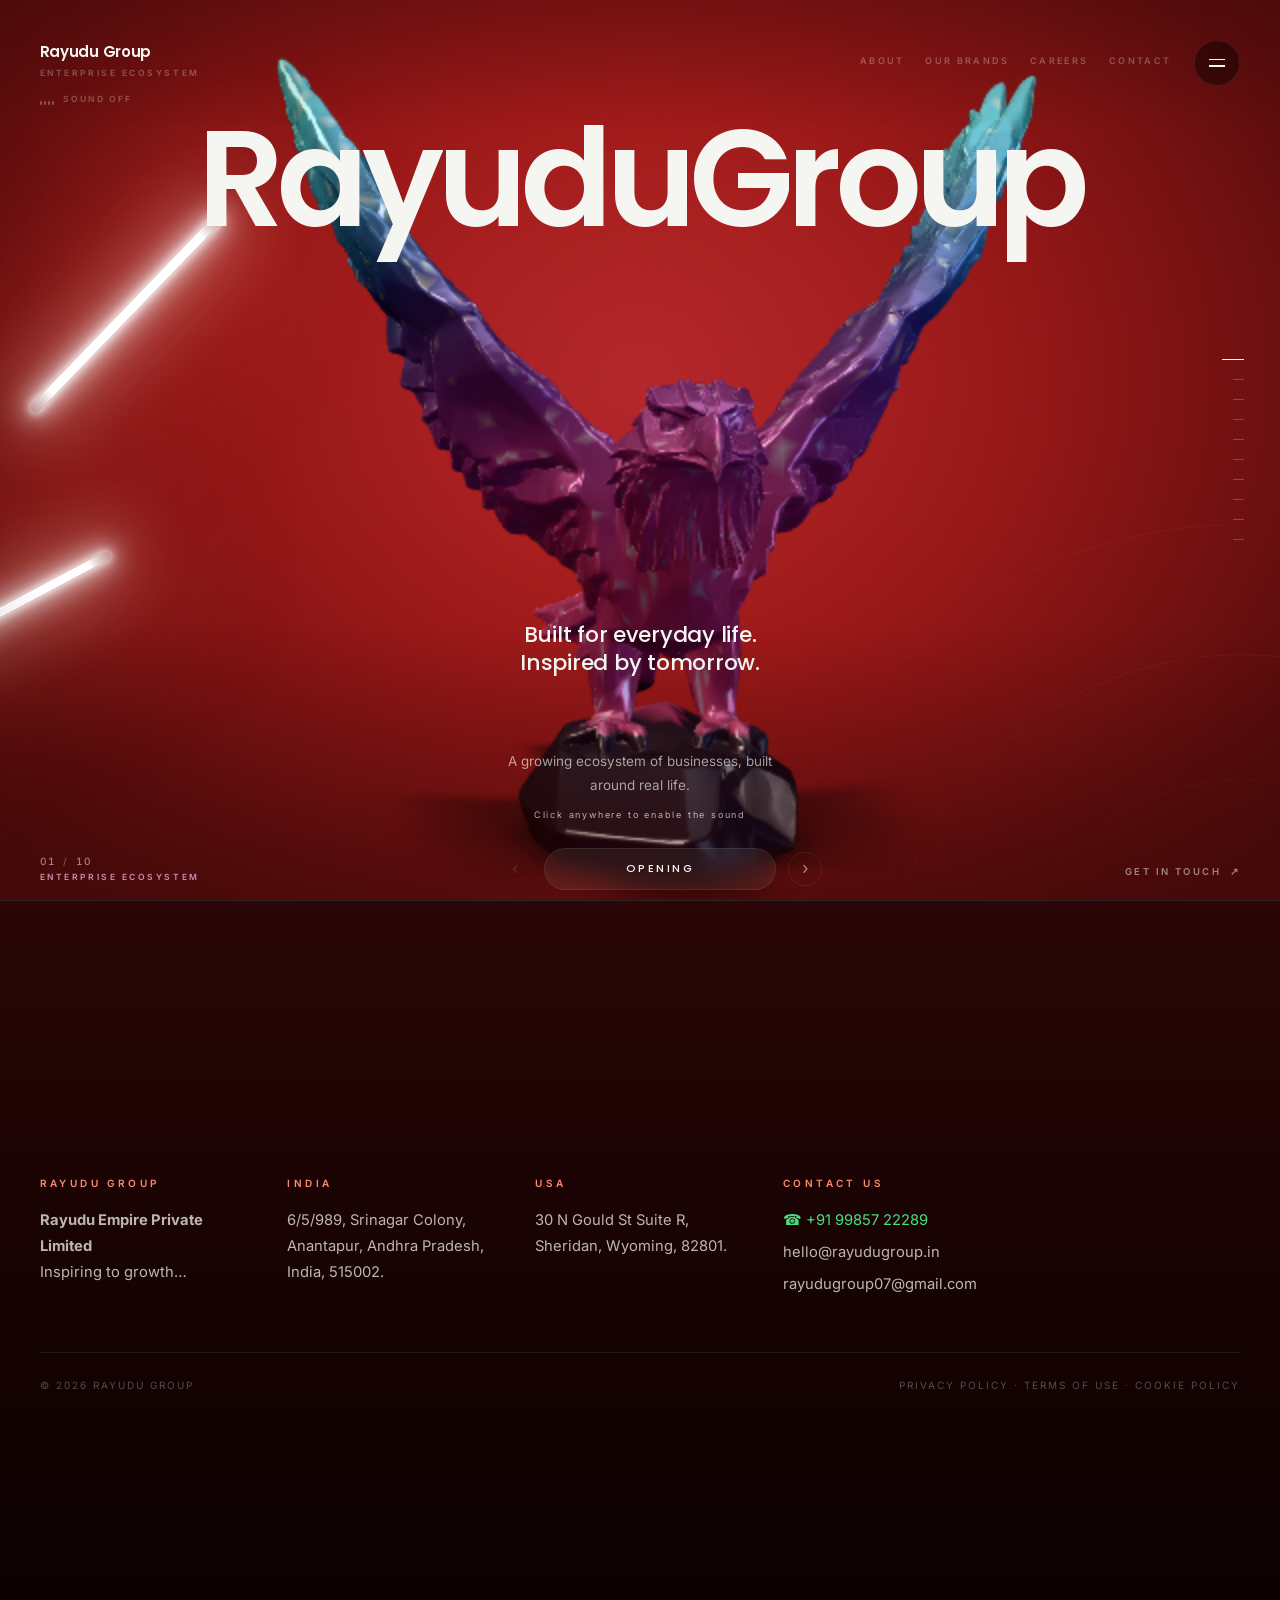
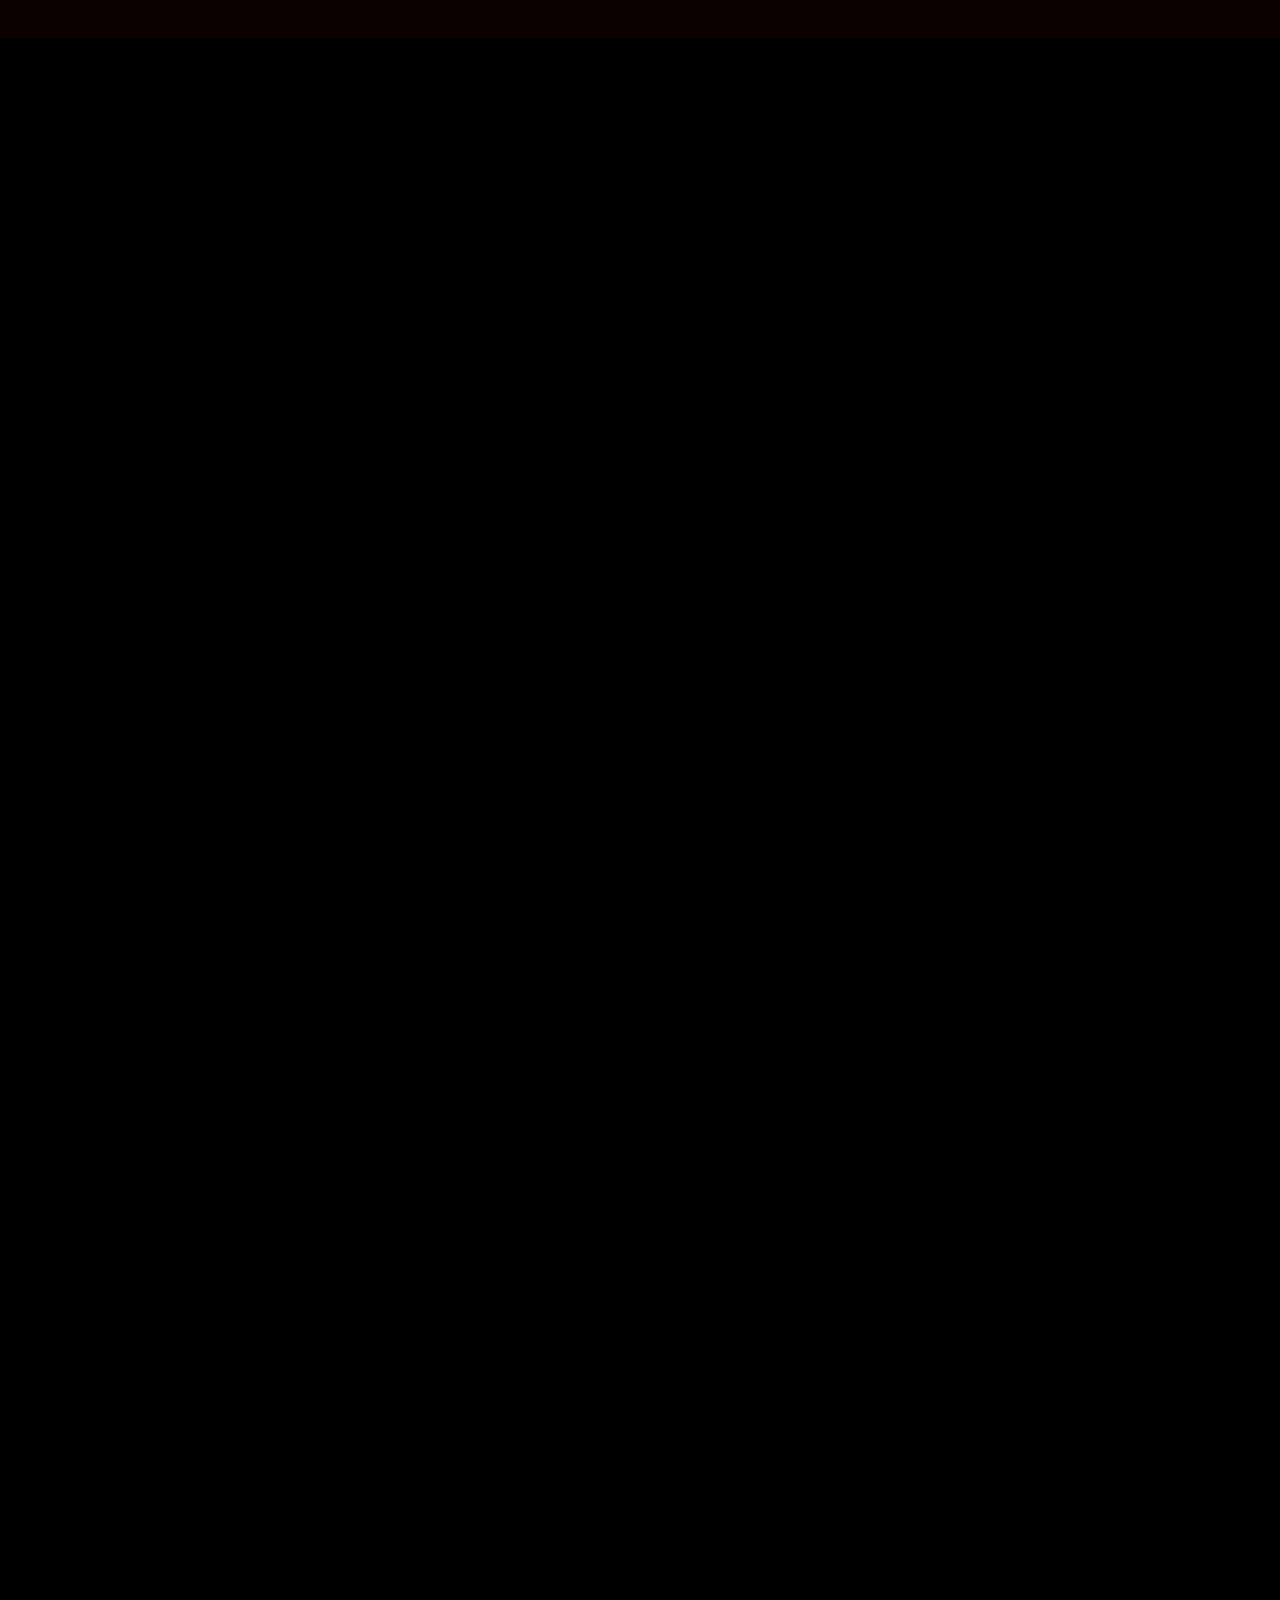
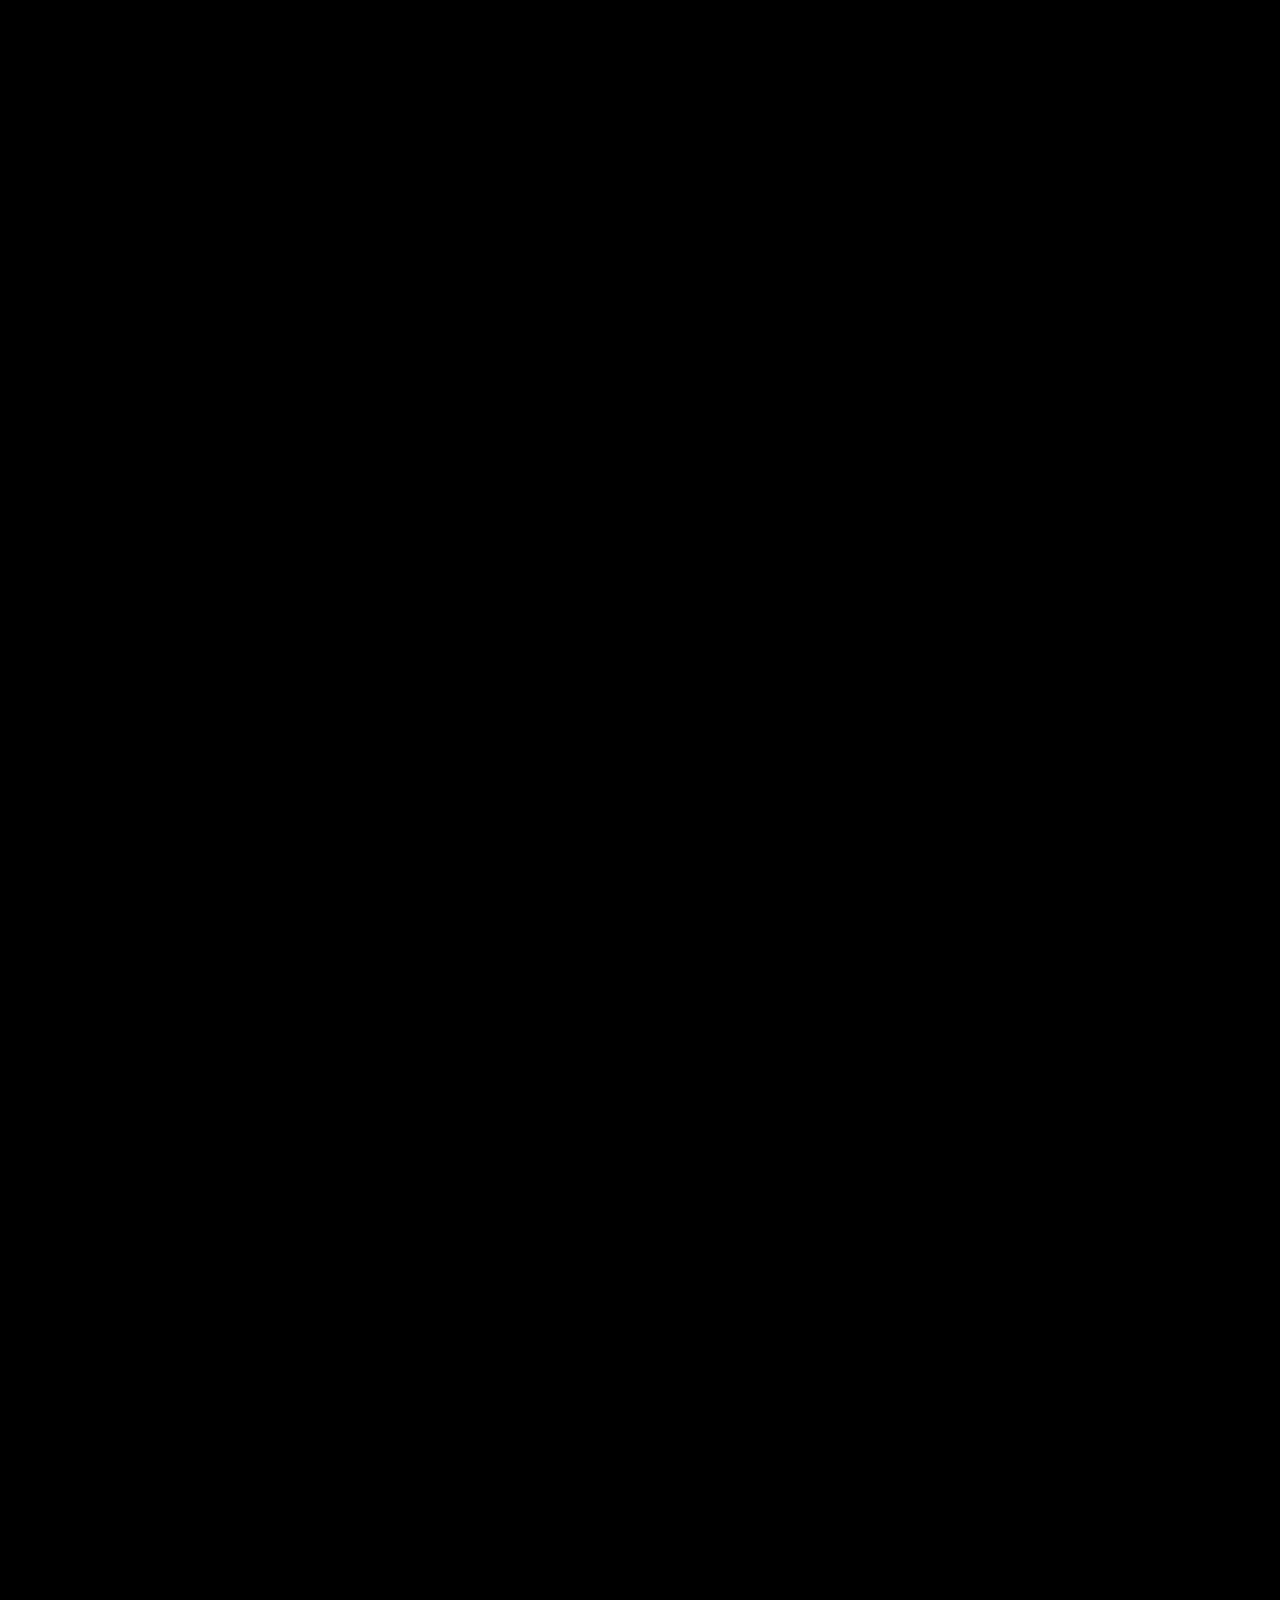
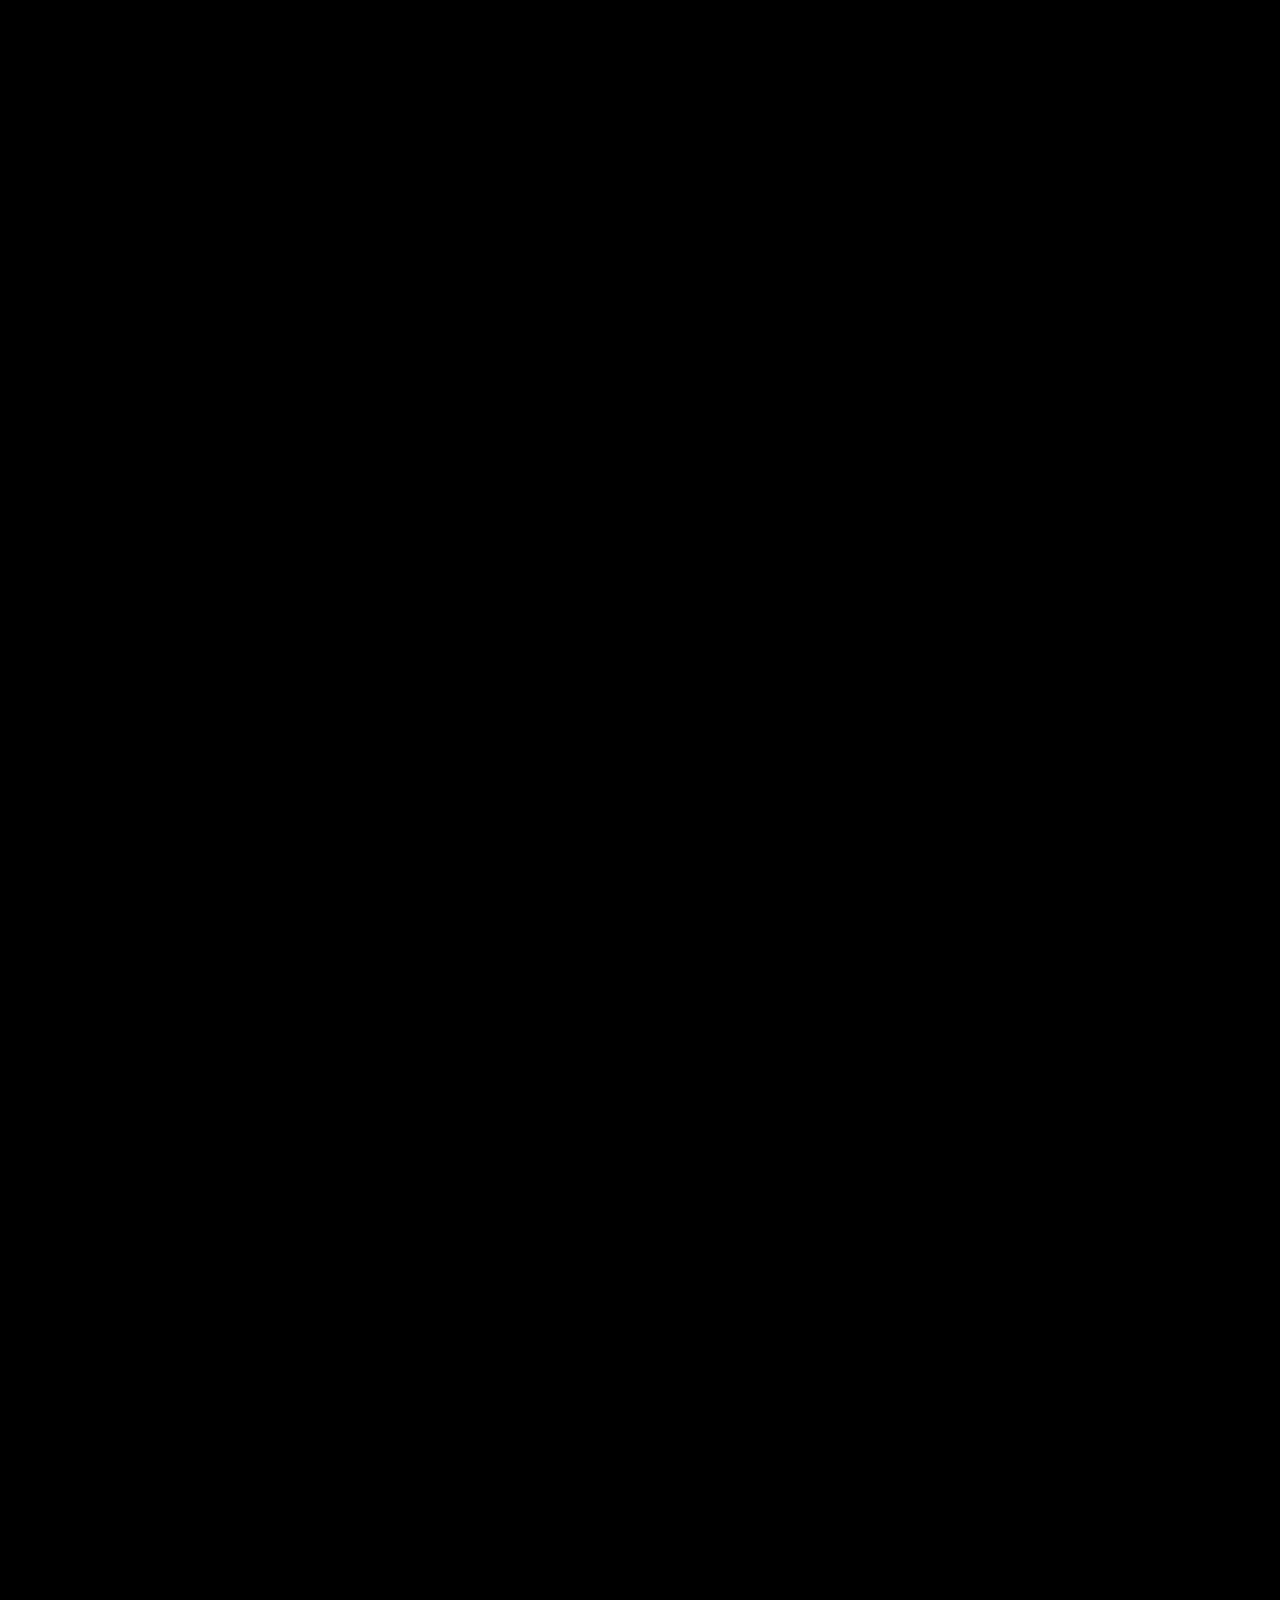
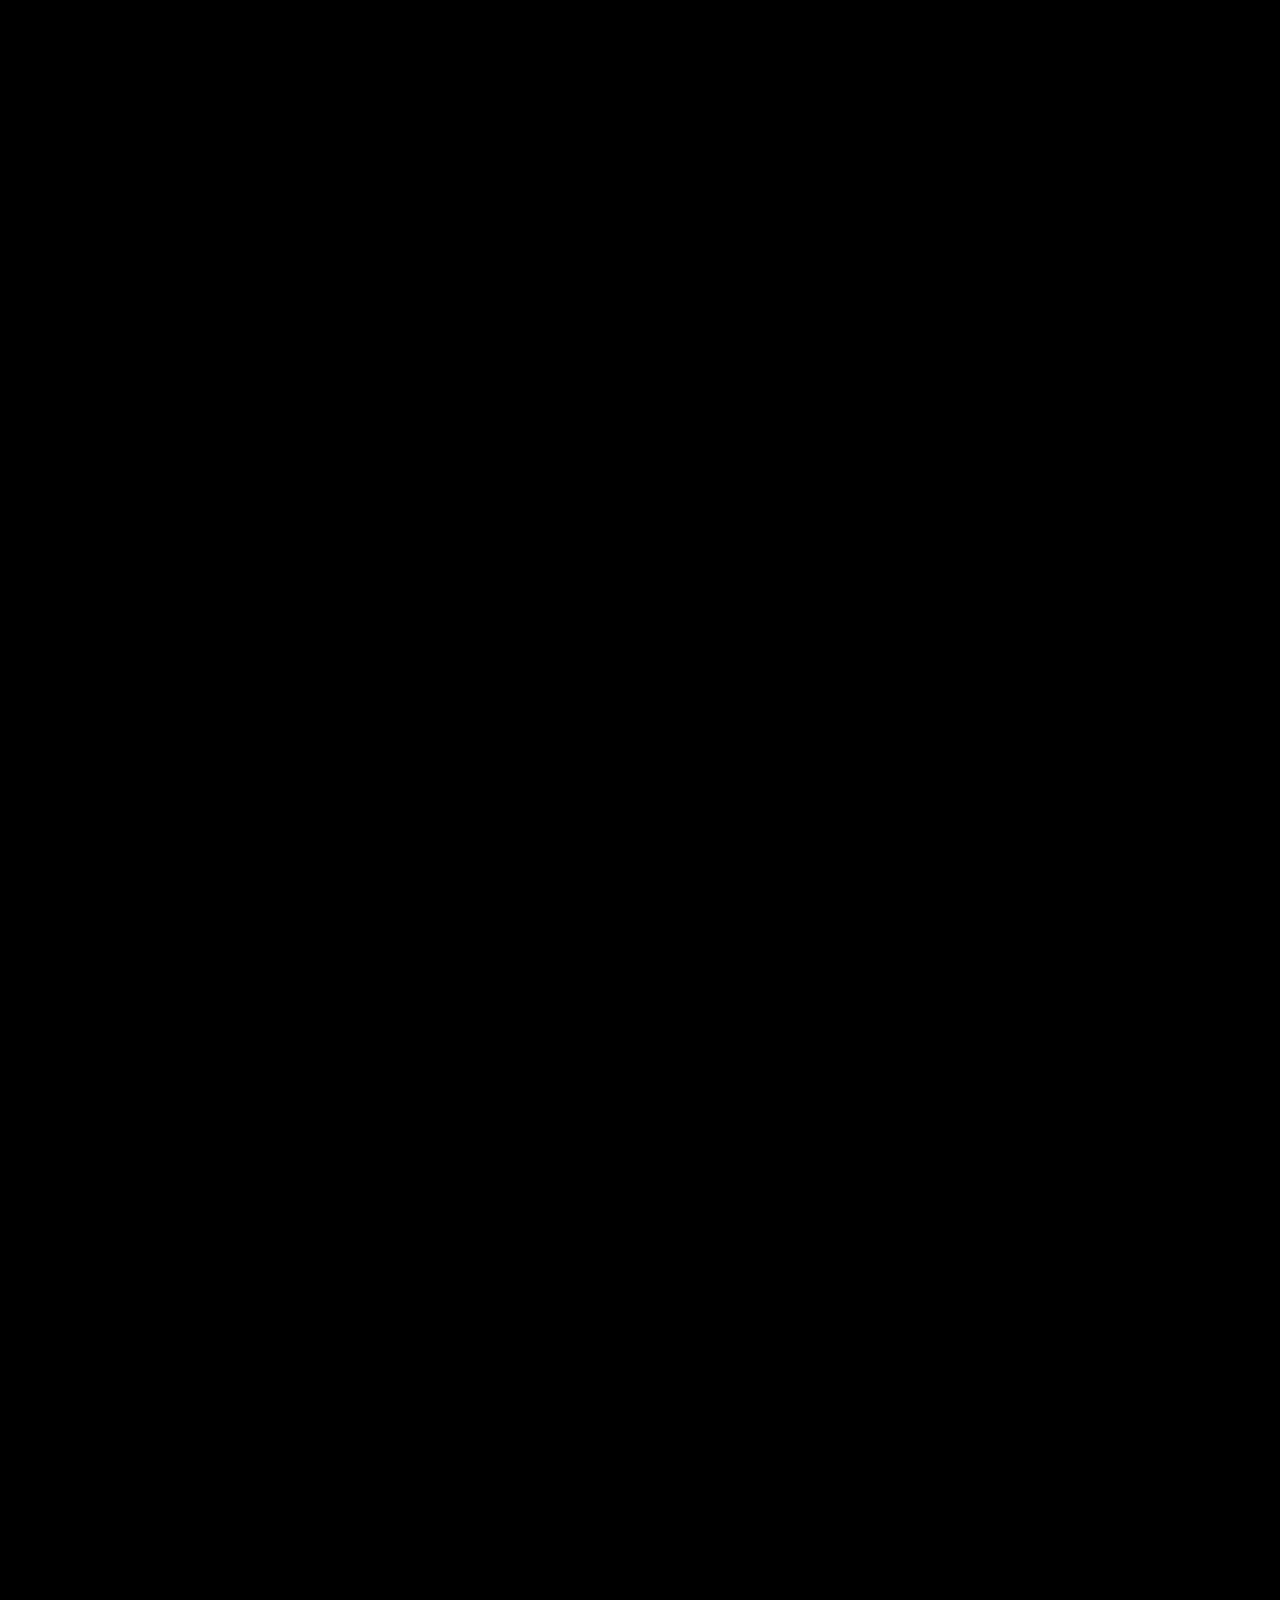
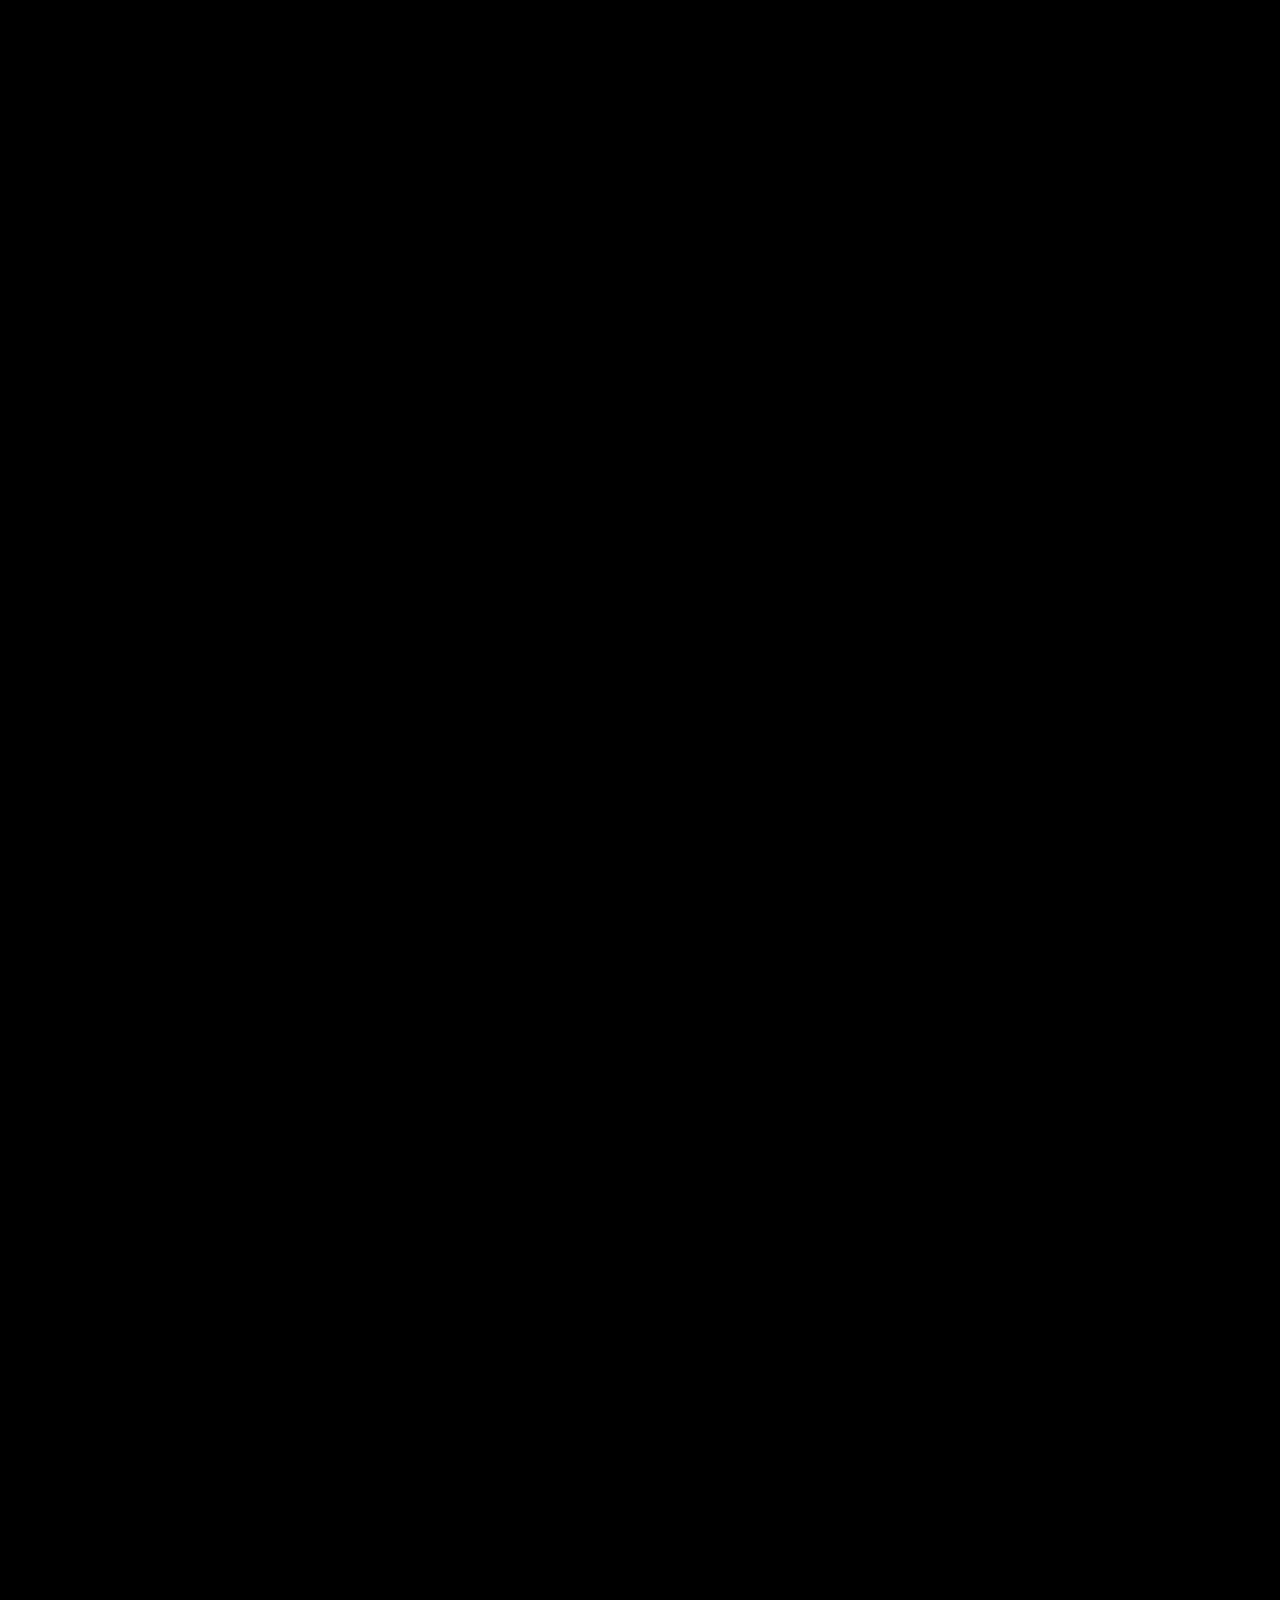
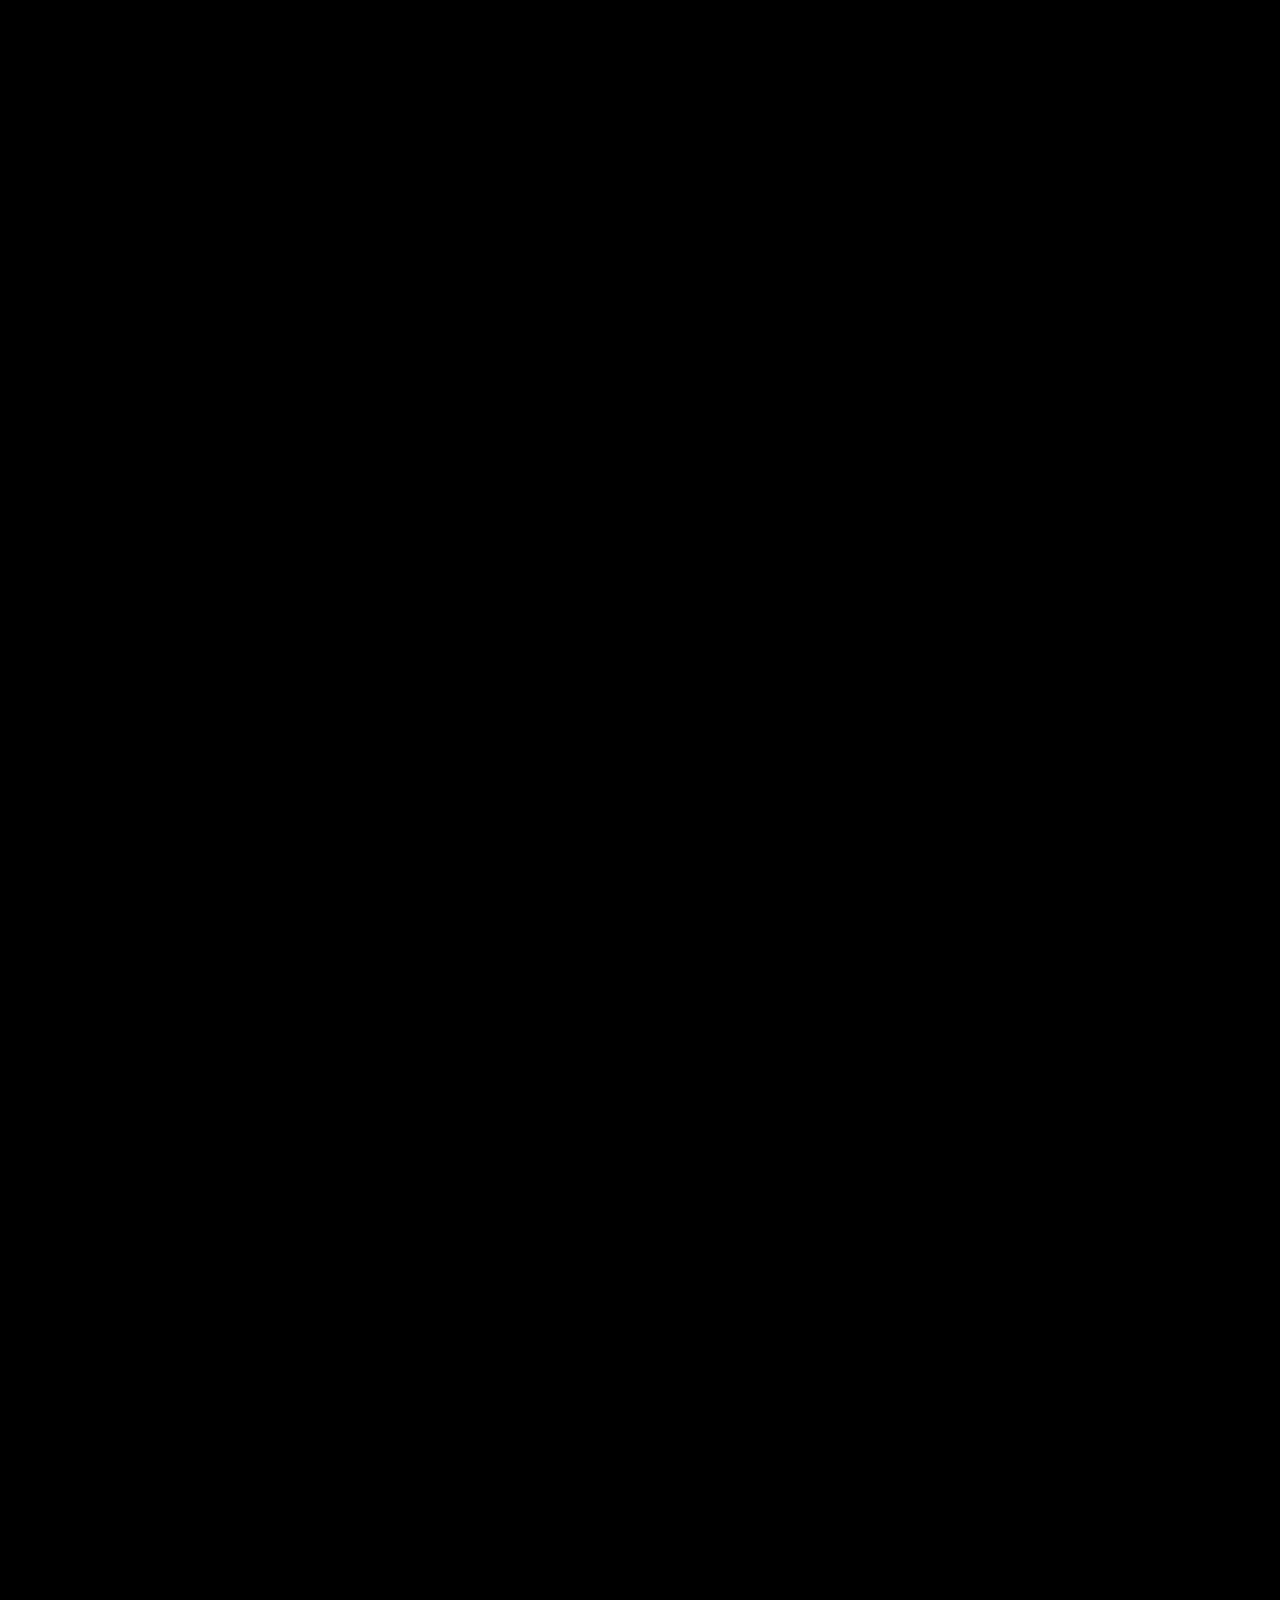
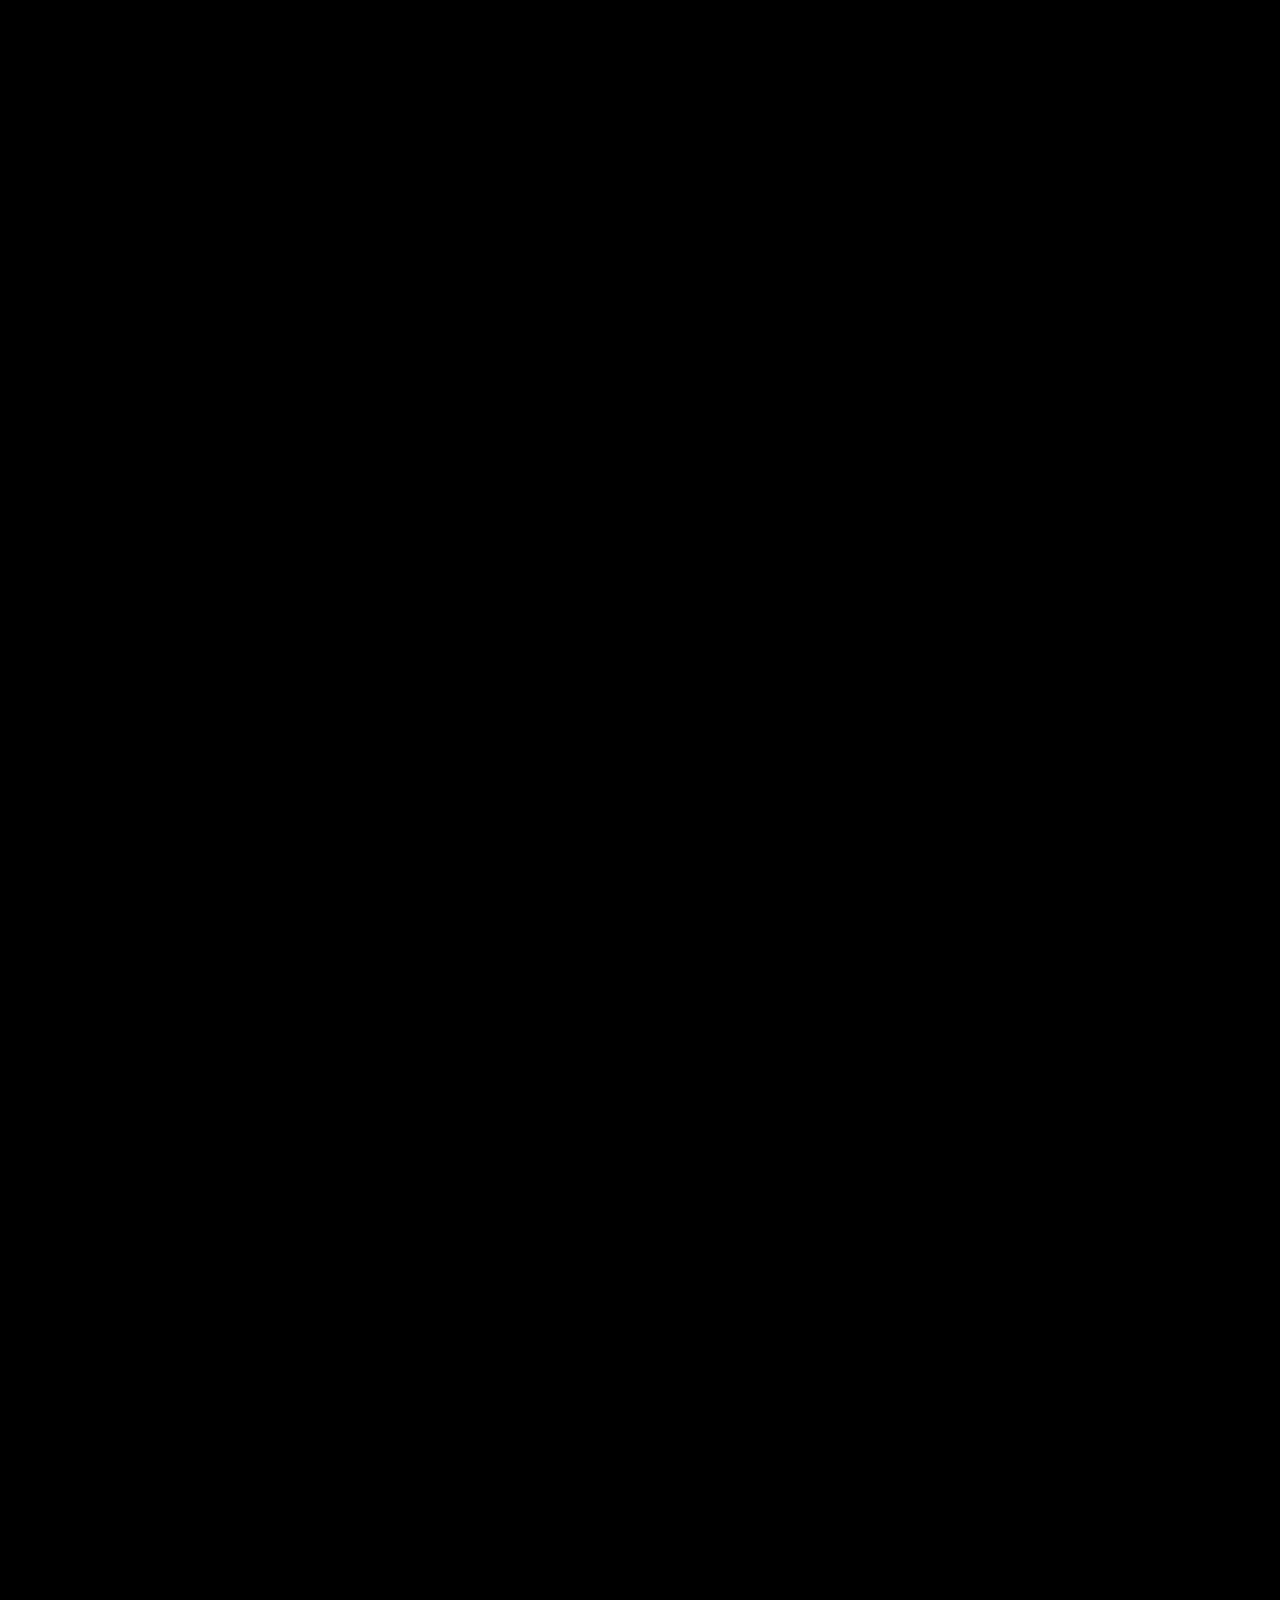
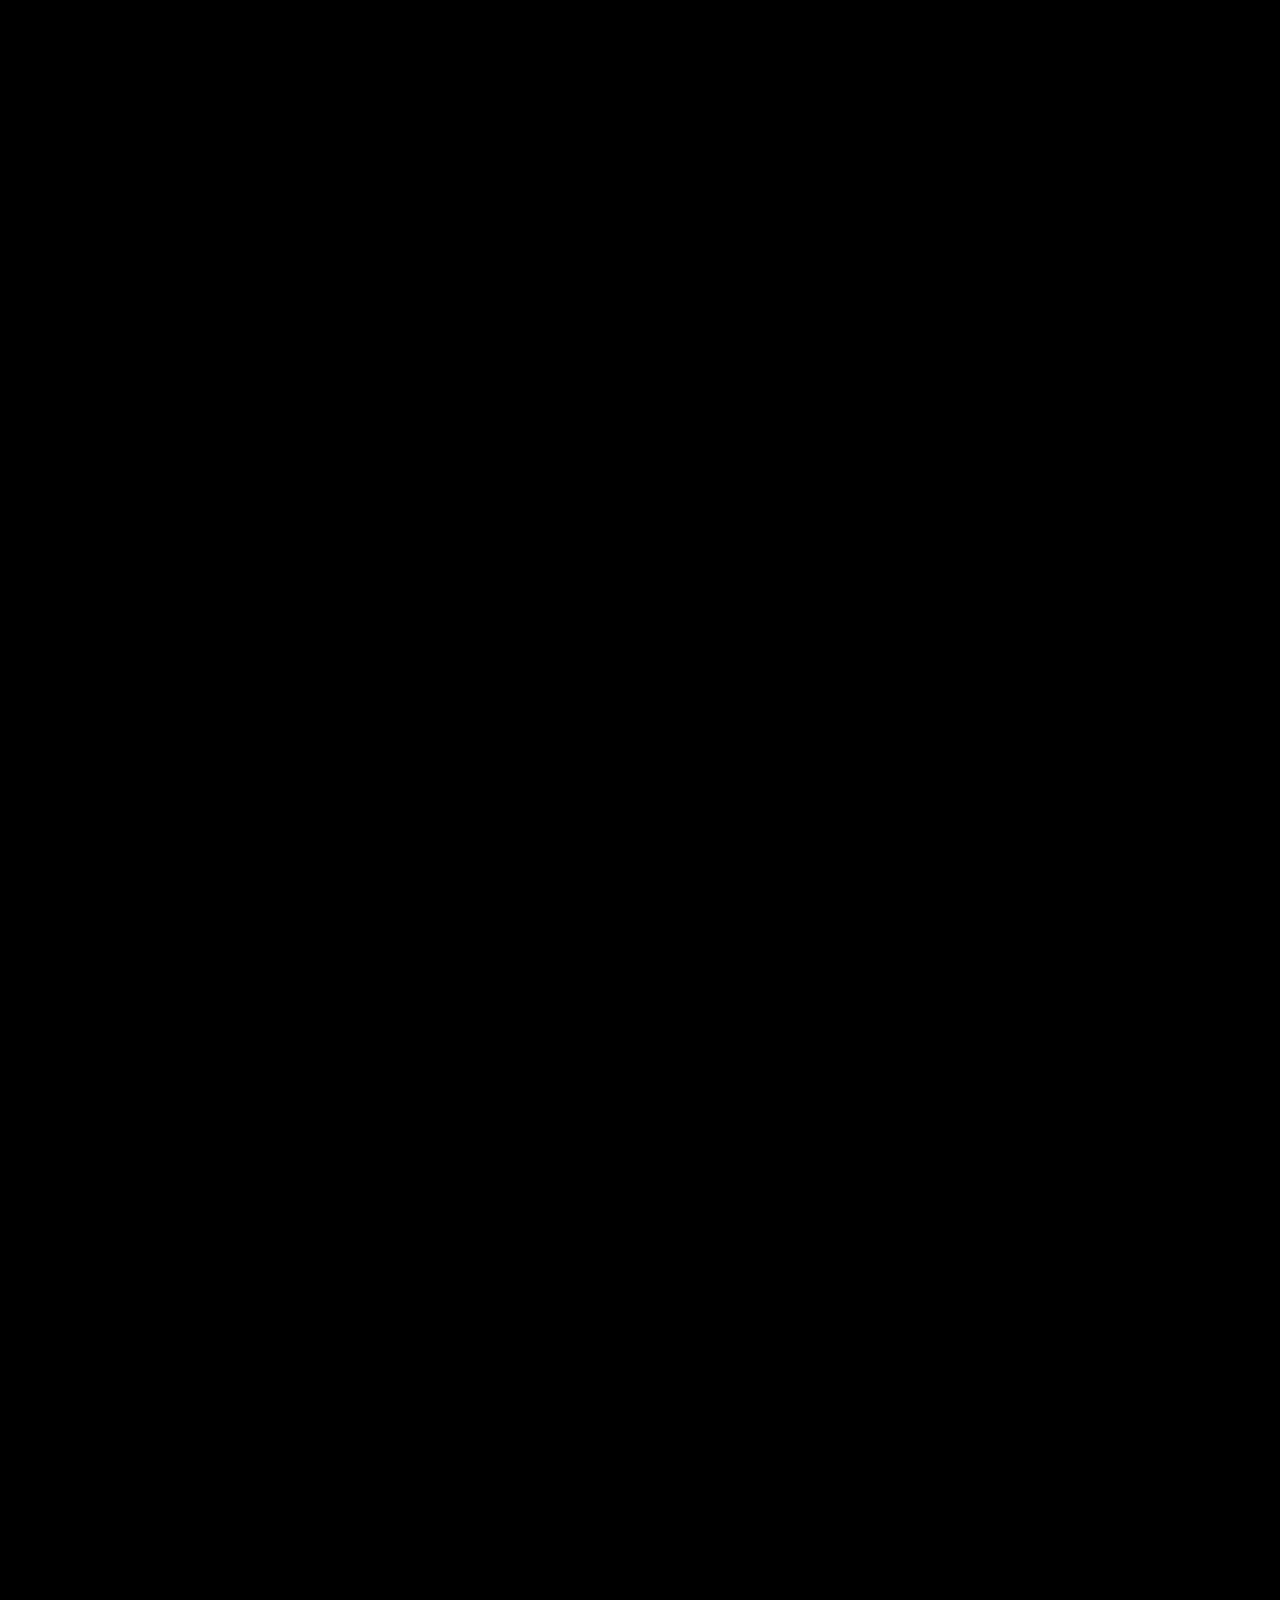
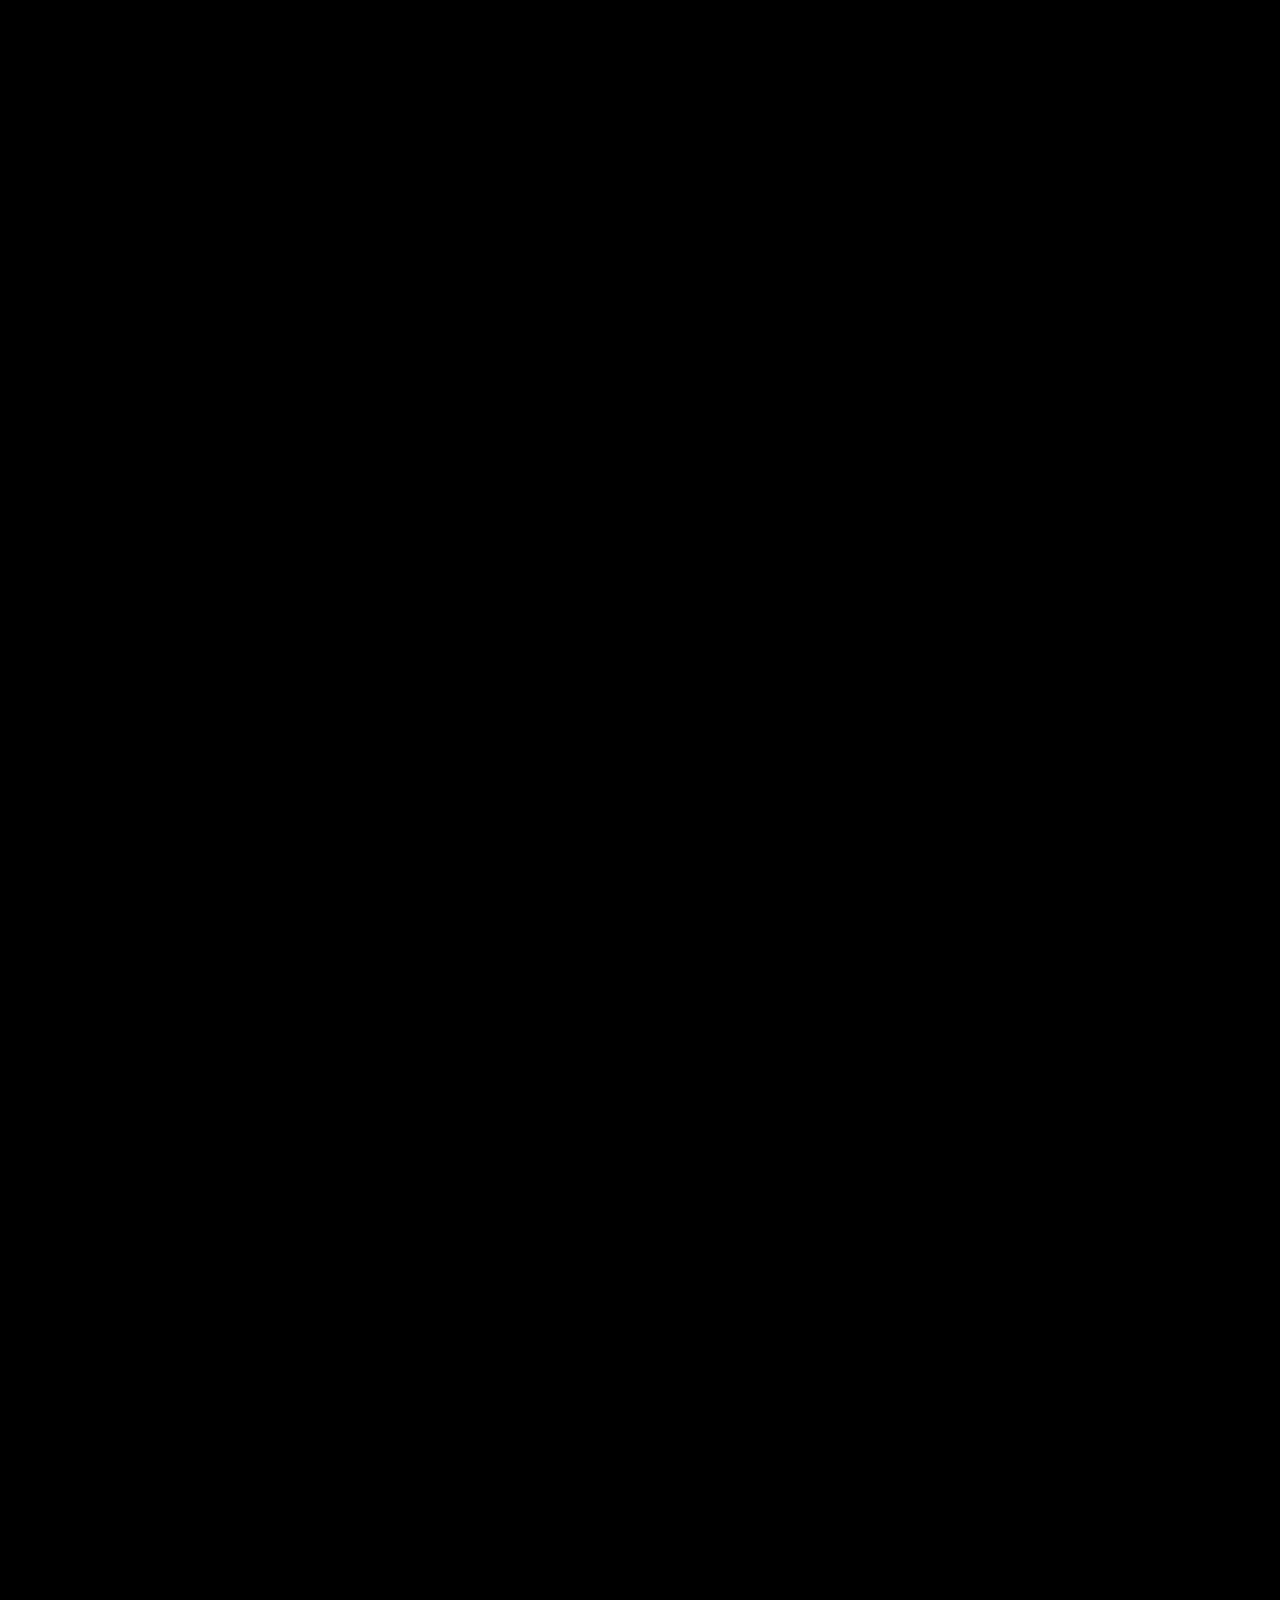
<file: index.html>
<!doctype html>
<html lang="en">
<head>
<meta charset="utf-8">
<meta name="viewport" content="width=device-width, initial-scale=1, viewport-fit=cover">
<title>Rayudu Group — Enterprise Ecosystem</title>
<meta name="description" content="Rayudu Group is a growing ecosystem of businesses spanning business intelligence, logistics, technology, energy, media, agronomy and consumer wellness. Built for everyday life. Inspired by tomorrow.">
<meta name="theme-color" content="#000000">
<meta property="og:title" content="Rayudu Group — Enterprise Ecosystem">
<meta property="og:description" content="Built for everyday life. Inspired by tomorrow.">
<meta property="og:image" content="assets/poster.webp">
<link rel="icon" href="assets/favicon.svg" type="image/svg+xml">
<link rel="preload" as="font" type="font/woff2" href="assets/fonts/poppins-latin-600-normal.woff2" crossorigin>
<link rel="preload" as="font" type="font/woff2" href="assets/fonts/inter-latin-wght-normal.woff2" crossorigin>
<link rel="preload" as="image" href="assets/poster.webp">
<link rel="stylesheet" href="styles.css">
<script type="module" src="assets/vendor/model-viewer-4.3.1.min.js"></script>
</head>
<body class="is-booting">

<!-- ── loading reveal ──────────────────────────────────────────────── -->
<div class="boot" id="boot">
  <p class="boot__mark">Rayudu Group</p>
  <div class="boot__line"><span id="bootBar"></span></div>
  <p class="boot__pct" id="bootPct">0%</p>
  <p class="boot__say">Assembling the ecosystem</p>
</div>

<!-- ── 3D WORLD ───────────────────────────────────────────────────── -->
<div class="stage" id="stage">

  <div class="atmos" id="atmos">
    <div class="atmos__wash"></div>
    <div class="atmos__motes" id="motes"></div>
  </div>

  <!-- editorial type, behind everything, anchoring the composition -->
  <div class="editorial" aria-hidden="true"><span>Rayudu Group</span></div>

  <!-- floating light batons -->
  <div class="batons" id="batons" aria-hidden="true">
    <i style="--a:62deg;--x:7%;--y:54%;--l:26vh;--w:9px;--d:0s"></i>
    <i style="--a:44deg;--x:15%;--y:24%;--l:30vh;--w:10px;--d:-4s"></i>
    <i style="--a:22deg;--x:34%;--y:8%;--l:20vh;--w:7px;--d:-8s"></i>
    <i style="--a:-20deg;--x:64%;--y:7%;--l:22vh;--w:8px;--d:-12s"></i>
    <i style="--a:-44deg;--x:83%;--y:24%;--l:28vh;--w:10px;--d:-16s"></i>
    <i style="--a:-62deg;--x:92%;--y:56%;--l:24vh;--w:8px;--d:-20s"></i>
    <i style="--a:-40deg;--x:74%;--y:80%;--l:16vh;--w:6px;--d:-24s"></i>
    <i style="--a:40deg;--x:22%;--y:82%;--l:16vh;--w:6px;--d:-28s"></i>
  </div>

  <svg class="rings" id="rings" viewBox="0 0 1000 1000" preserveAspectRatio="xMidYMid meet" aria-hidden="true" focusable="false">
    <g id="ringBase" fill="none"></g>
    <g id="ringTicks" fill="none"></g>
    <g id="ringArcs" fill="none"></g>
  </svg>

  <!-- typography sits BEHIND the sculpture, so the eagle crosses in front of it -->
  <main class="scenes" id="scenes" aria-live="polite"></main>

  <model-viewer
    id="viewer"
    src="assets/eagle.glb"
    alt="A sculpted eagle with raised wings, finished in an iridescent gradient from magenta through violet to cyan, standing on a lit plinth. Seven nodes on the sculpture reveal the businesses of the Rayudu Group ecosystem."
    ar
    ar-modes="webxr scene-viewer quick-look"
    camera-controls
    disable-zoom
    disable-pan
    disable-tap
    touch-action="pan-y"
    tone-mapping="neutral"
    poster="assets/poster.webp"
    shadow-intensity="2.4"
    shadow-softness="0.7"
    exposure="0.96"
    environment-image="assets/studio.hdr"
    interaction-prompt="none"
    field-of-view="30deg"
    min-field-of-view="30deg"
    max-field-of-view="30deg"
    interpolation-decay="1"
    min-camera-orbit="auto 18deg 18%"
    max-camera-orbit="auto 112deg 180%"
    camera-orbit="0deg 76deg 100%">
    <button class="ar-btn" slot="ar-button">View in space</button>
    <div class="mv-error" slot="error">
      <p>The sculpture could not be loaded.</p>
      <p class="mv-error__sub">The ecosystem is still here — open the menu to read it.</p>
    </div>
  </model-viewer>

  <div class="vignette" aria-hidden="true"></div>
  <div class="grain" aria-hidden="true"></div>
</div>

<!-- ── UI LAYER ───────────────────────────────────────────────────── -->
<div class="overlay" id="overlay">

  <header class="hud hud--tl">
    <a class="wordmark" href="#" id="homeLink">Rayudu Group</a>
    <p class="hud__sub">Enterprise Ecosystem</p>
  </header>

  <div class="hud hud--tr">
    <nav class="topnav" aria-label="Site">
      <a href="about.html">About</a><a href="brands.html">Our Brands</a>
      <a href="careers.html">Careers</a><a href="contact.html">Contact</a>
    </nav>
    <button class="burger" id="menuBtn" aria-expanded="false" aria-controls="menu" aria-label="Open menu">
      <span></span><span></span>
    </button>
  </div>

  <!-- scenes that need clickable content render in front of the sculpture -->
  <div class="scenes scenes--front" id="scenesFront"></div>

  <nav class="rail" id="rail" aria-label="Scene progress"></nav>

  <button class="sound" id="soundBtn" aria-pressed="false" aria-label="Toggle sound">
    <span class="sound__bars"><i></i><i></i><i></i><i></i></span><span id="soundLabel">Sound off</span>
  </button>
  <p class="sound__hint" id="soundHint">Click anywhere to enable the sound</p>

  <footer class="bar">
    <div class="bar__left">
      <p class="counter"><span id="counterNow">01</span><span class="counter__sep">/</span><span id="counterAll">10</span></p>
      <p class="counter__label" id="counterLabel">Opening</p>
    </div>

    <div class="bar__switch">
      <button class="switch__arrow" id="prevBtn" aria-label="Previous scene">&#8249;</button>
      <span class="switch__pill" id="switchPill">Opening</span>
      <button class="switch__arrow" id="nextBtn" aria-label="Next scene">&#8250;</button>
      <span class="switch__hint">Scroll or switch</span>
    </div>

    <div class="bar__right">
      <a class="bar__link" href="mailto:hello@rayudugroup.in">Get in touch <span>&#8599;</span></a>
    </div>
  </footer>

<footer class="sitefoot sitefoot--float">
  <div>
    <p class="eyebrow">Rayudu Group</p>
    <p><strong>Rayudu Empire Private Limited</strong><br>Inspiring to growth…</p>
  </div>
  <div>
    <p class="eyebrow">India</p>
    <p>6/5/989, Srinagar Colony,<br>Anantapur, Andhra Pradesh,<br>India, 515002.</p>
  </div>
  <div>
    <p class="eyebrow">USA</p>
    <p>30 N Gould St Suite R,<br>Sheridan, Wyoming, 82801.</p>
  </div>
  <div>
    <p class="eyebrow">Contact us</p>
    <p><a class="wa" href="https://api.whatsapp.com/send?phone=919985722289" target="_blank" rel="noopener">&#9742; +91 99857 22289</a></p>
    <p><a href="mailto:hello@rayudugroup.in">hello@rayudugroup.in</a></p>
    <p><a href="mailto:rayudugroup07@gmail.com">rayudugroup07@gmail.com</a></p>
  </div>
  <div class="sitefoot__legal">
    <span>© 2026 Rayudu Group</span>
    <span>Privacy Policy · Terms of Use · Cookie Policy</span>
  </div>
</footer>

  <!-- ── full-screen menu ── -->
  <div class="menu" id="menu" hidden>
    <div class="menu__inner">
      <div class="menu__pages">
        <p class="eyebrow">Site</p>
        <ul class="menu__list" id="menuPages"></ul>
      </div>
      <div class="menu__side">
        <div>
          <p class="eyebrow">Ecosystem</p>
          <ul class="menu__scenes" id="menuScenes"></ul>
        </div>
        <div class="menu__contact">
          <p class="eyebrow">Contact</p>
          <p><a href="mailto:hello@rayudugroup.in">hello@rayudugroup.in</a></p>
          <p><a href="tel:+919985722289">+91 99857 22289</a></p>
          <p class="eyebrow menu__gap">India</p>
          <p>6/5/989, Srinagar Colony,<br>Anantapur, Andhra Pradesh 515002</p>
          <p class="eyebrow menu__gap">USA</p>
          <p>30 N Gould St, Suite R,<br>Sheridan, Wyoming 82801</p>
          <p class="menu__legal">Rayudu Empire Private Limited — inspiring to growth…</p>
        </div>
      </div>
    </div>
  </div>

  <audio id="track-audio" src="assets/smoothjazzforeagle.mp3" loop preload="none"></audio>
</div>

<!-- scroll track: gives the document its height, nothing else -->
<div class="track" id="track" aria-hidden="true"></div>

<script type="module" src="src/app.js"></script>
</body>
</html>
</file>
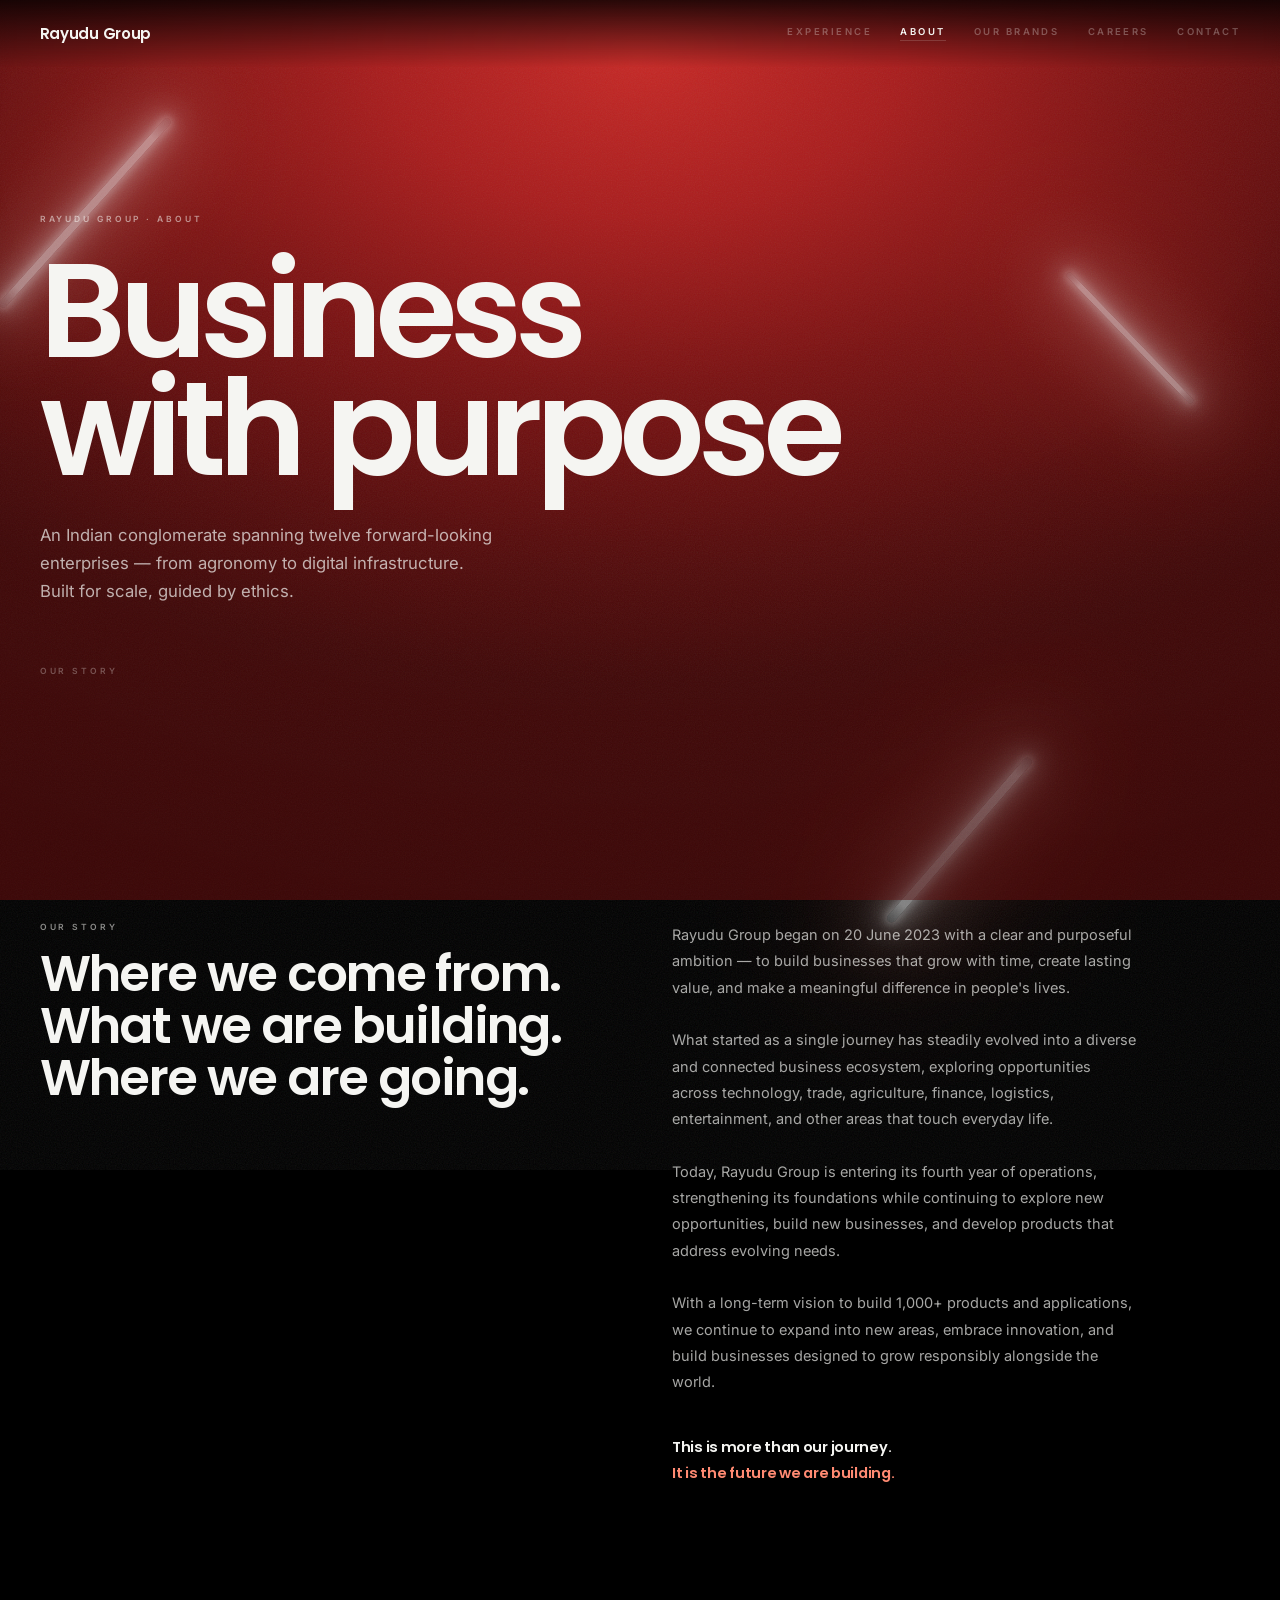
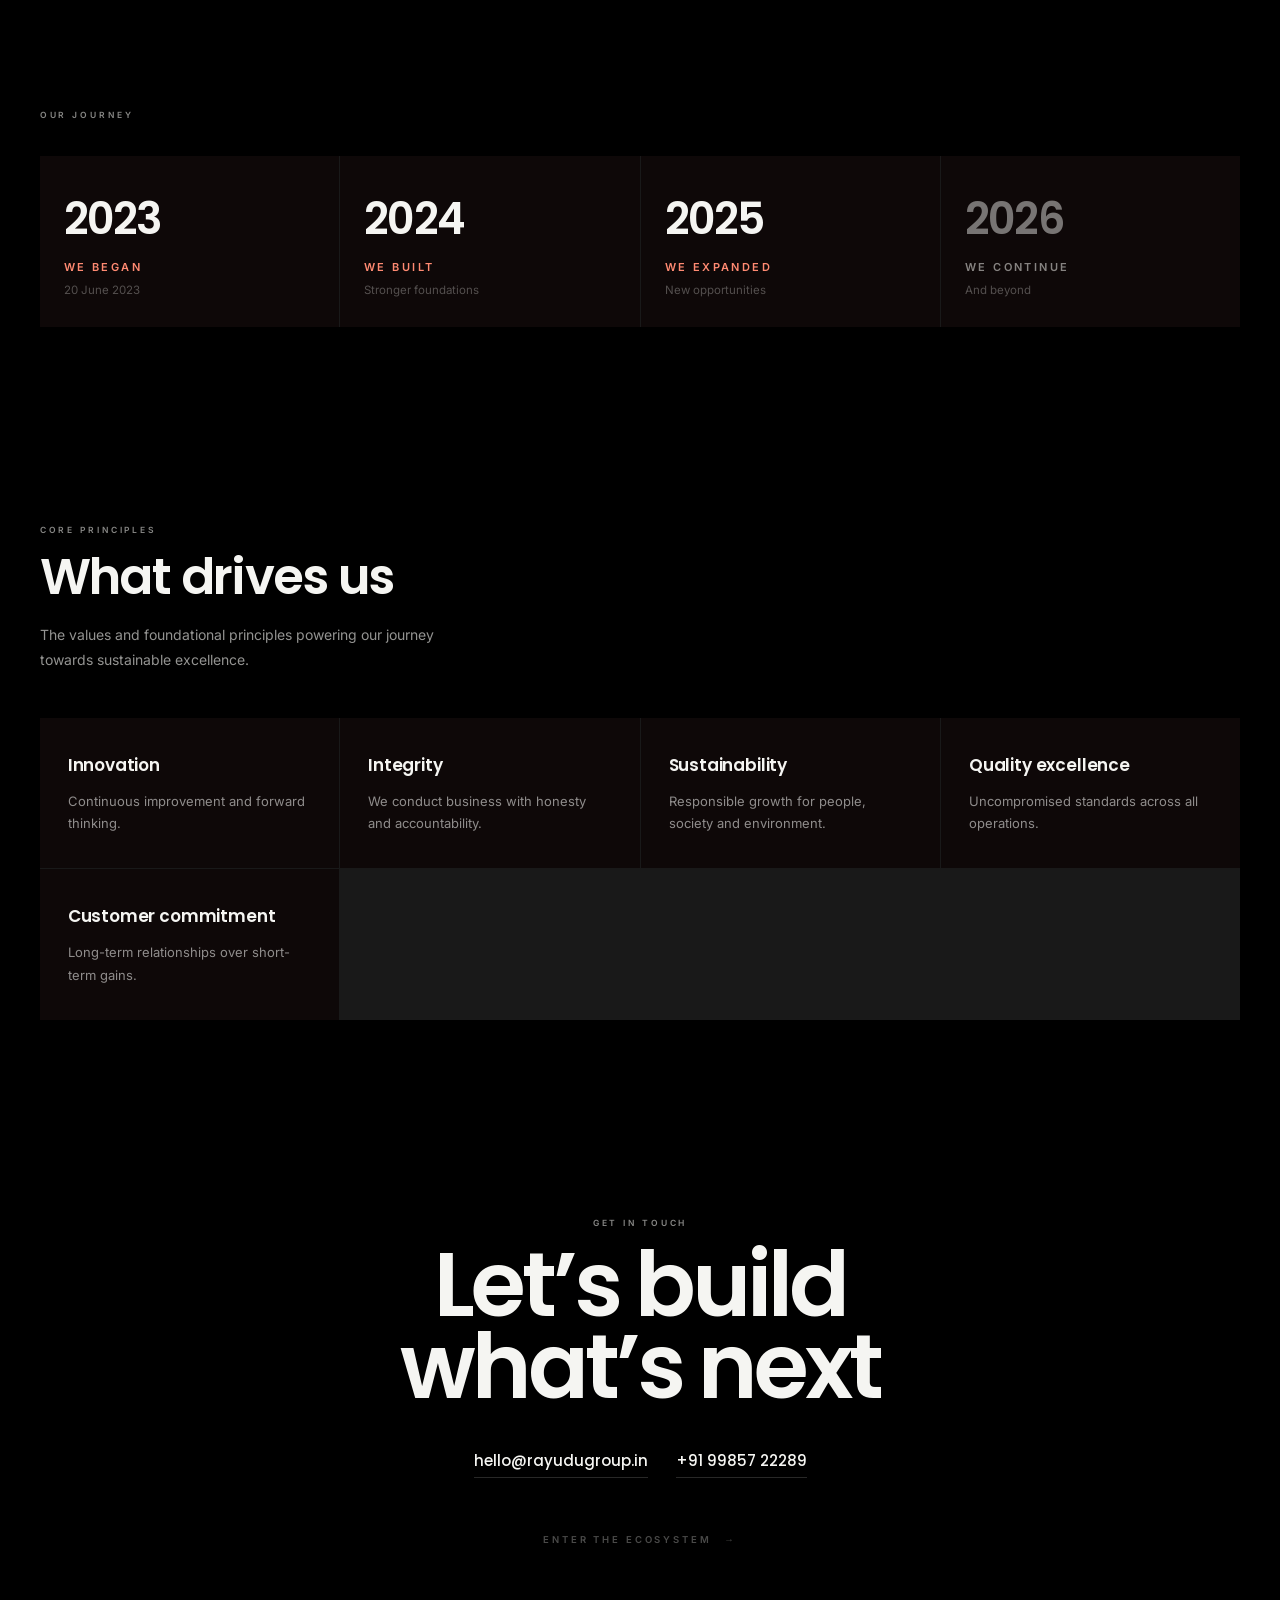
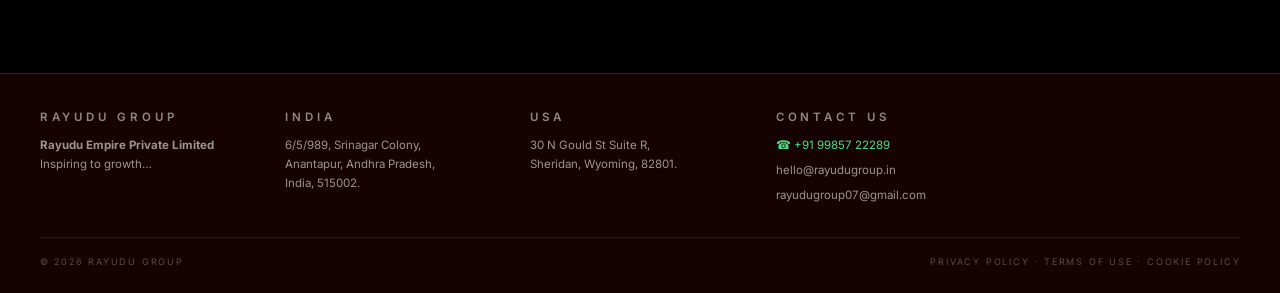
<file: about.html>
<!doctype html>
<html lang="en">
<head>
<meta charset="utf-8">
<meta name="viewport" content="width=device-width, initial-scale=1, viewport-fit=cover">
<title>About — Rayudu Group</title>
<meta name="description" content="Rayudu Group began on 20 June 2023 — an Indian conglomerate spanning twelve forward-looking enterprises, from agronomy to digital infrastructure. Built for scale, guided by ethics.">
<meta name="theme-color" content="#0A0202">
<link rel="icon" href="assets/favicon.svg" type="image/svg+xml">
<link rel="preload" as="font" type="font/woff2" href="assets/fonts/poppins-latin-600-normal.woff2" crossorigin>
<link rel="stylesheet" href="styles.css">
<link rel="stylesheet" href="page.css">
</head>
<body class="page">

<div class="page__field" aria-hidden="true">
  <div class="batons">
    <i style="--a:42deg;--x:11%;--y:14%;--l:28vh;--w:8px;--d:0s"></i>
    <i style="--a:-44deg;--x:84%;--y:30%;--l:20vh;--w:6px;--d:-6s"></i>
    <i style="--a:41deg;--x:72%;--y:78%;--l:24vh;--w:9px;--d:-11s"></i>
  </div>
  <div class="vignette"></div>
  <div class="grain"></div>
</div>

<header class="page__top">
  <a class="wordmark" href="index.html">Rayudu Group</a>
  <nav class="page__nav">
    <a href="index.html">Experience</a>
    <a href="about.html" class="is-on">About</a>
    <a href="brands.html">Our Brands</a>
    <a href="https://www.rayudugroup.in/careers" target="_blank" rel="noopener">Careers</a>
    <a href="mailto:hello@rayudugroup.in">Contact</a>
  </nav>
</header>

<main>
  <section class="hero" data-reveal>
    <p class="eyebrow">Rayudu Group · About</p>
    <h1 class="hero__title">Business<br>with purpose</h1>
    <p class="hero__lead">An Indian conglomerate spanning twelve forward-looking enterprises — from
      agronomy to digital infrastructure. Built for scale, guided by ethics.</p>
    <p class="hero__scroll">Our story</p>
  </section>

  <section class="story">
    <div class="story__head" data-reveal>
      <p class="eyebrow">Our story</p>
      <h2 class="h2">Where we come from.<br>What we are building.<br>Where we are going.</h2>
    </div>
    <div class="story__body">
      <p data-reveal>Rayudu Group began on 20 June 2023 with a clear and purposeful ambition — to build
        businesses that grow with time, create lasting value, and make a meaningful difference in
        people's lives.</p>
      <p data-reveal>What started as a single journey has steadily evolved into a diverse and connected
        business ecosystem, exploring opportunities across technology, trade, agriculture, finance,
        logistics, entertainment, and other areas that touch everyday life.</p>
      <p data-reveal>Today, Rayudu Group is entering its fourth year of operations, strengthening its
        foundations while continuing to explore new opportunities, build new businesses, and develop
        products that address evolving needs.</p>
      <p data-reveal>With a long-term vision to build 1,000+ products and applications, we continue to
        expand into new areas, embrace innovation, and build businesses designed to grow responsibly
        alongside the world.</p>
      <p class="story__claim" data-reveal>This is more than our journey.<br><em>It is the future we are building.</em></p>
    </div>
  </section>

  <section class="journey" data-reveal>
    <p class="eyebrow">Our journey</p>
    <ol class="journey__line">
      <li><span class="journey__year">2023</span><span class="journey__what">We began</span><span class="journey__note">20 June 2023</span></li>
      <li><span class="journey__year">2024</span><span class="journey__what">We built</span><span class="journey__note">Stronger foundations</span></li>
      <li><span class="journey__year">2025</span><span class="journey__what">We expanded</span><span class="journey__note">New opportunities</span></li>
      <li class="is-next"><span class="journey__year">2026</span><span class="journey__what">We continue</span><span class="journey__note">And beyond</span></li>
    </ol>
  </section>

  <section class="values">
    <div class="values__head" data-reveal>
      <p class="eyebrow">Core principles</p>
      <h2 class="h2">What drives us</h2>
      <p class="values__lead">The values and foundational principles powering our journey towards
        sustainable excellence.</p>
    </div>
    <div class="values__grid">
      <article data-reveal><h3>Innovation</h3><p>Continuous improvement and forward thinking.</p></article>
      <article data-reveal><h3>Integrity</h3><p>We conduct business with honesty and accountability.</p></article>
      <article data-reveal><h3>Sustainability</h3><p>Responsible growth for people, society and environment.</p></article>
      <article data-reveal><h3>Quality excellence</h3><p>Uncompromised standards across all operations.</p></article>
      <article data-reveal><h3>Customer commitment</h3><p>Long-term relationships over short-term gains.</p></article>
    </div>
  </section>

  <section class="cta" data-reveal>
    <p class="eyebrow">Get in touch</p>
    <h2 class="cta__title">Let’s build<br>what’s next</h2>
    <p class="cta__links">
      <a href="mailto:hello@rayudugroup.in">hello@rayudugroup.in</a>
      <a href="tel:+919985722289">+91 99857 22289</a>
    </p>
    <a class="cta__back" href="index.html">Enter the ecosystem <span>&#8594;</span></a>
  </section>
</main>

<footer class="sitefoot">
  <div>
    <p class="eyebrow">Rayudu Group</p>
    <p><strong>Rayudu Empire Private Limited</strong><br>Inspiring to growth…</p>
  </div>
  <div>
    <p class="eyebrow">India</p>
    <p>6/5/989, Srinagar Colony,<br>Anantapur, Andhra Pradesh,<br>India, 515002.</p>
  </div>
  <div>
    <p class="eyebrow">USA</p>
    <p>30 N Gould St Suite R,<br>Sheridan, Wyoming, 82801.</p>
  </div>
  <div>
    <p class="eyebrow">Contact us</p>
    <p><a class="wa" href="https://api.whatsapp.com/send?phone=919985722289" target="_blank" rel="noopener">&#9742; +91 99857 22289</a></p>
    <p><a href="mailto:hello@rayudugroup.in">hello@rayudugroup.in</a></p>
    <p><a href="mailto:rayudugroup07@gmail.com">rayudugroup07@gmail.com</a></p>
  </div>
  <div class="sitefoot__legal">
    <span>© 2026 Rayudu Group</span>
    <span>Privacy Policy · Terms of Use · Cookie Policy</span>
  </div>
</footer>

<script type="module">
  const items = document.querySelectorAll('[data-reveal]');
  if (!matchMedia('(prefers-reduced-motion: reduce)').matches && 'IntersectionObserver' in window) {
    const io = new IntersectionObserver((entries) => {
      entries.forEach((e) => { if (e.isIntersecting) { e.target.classList.add('is-in'); io.unobserve(e.target); } });
    }, { rootMargin: '0px 0px -12% 0px', threshold: 0.12 });
    items.forEach((el) => io.observe(el));
  } else {
    items.forEach((el) => el.classList.add('is-in'));
  }
</script>
</body>
</html>
</file>
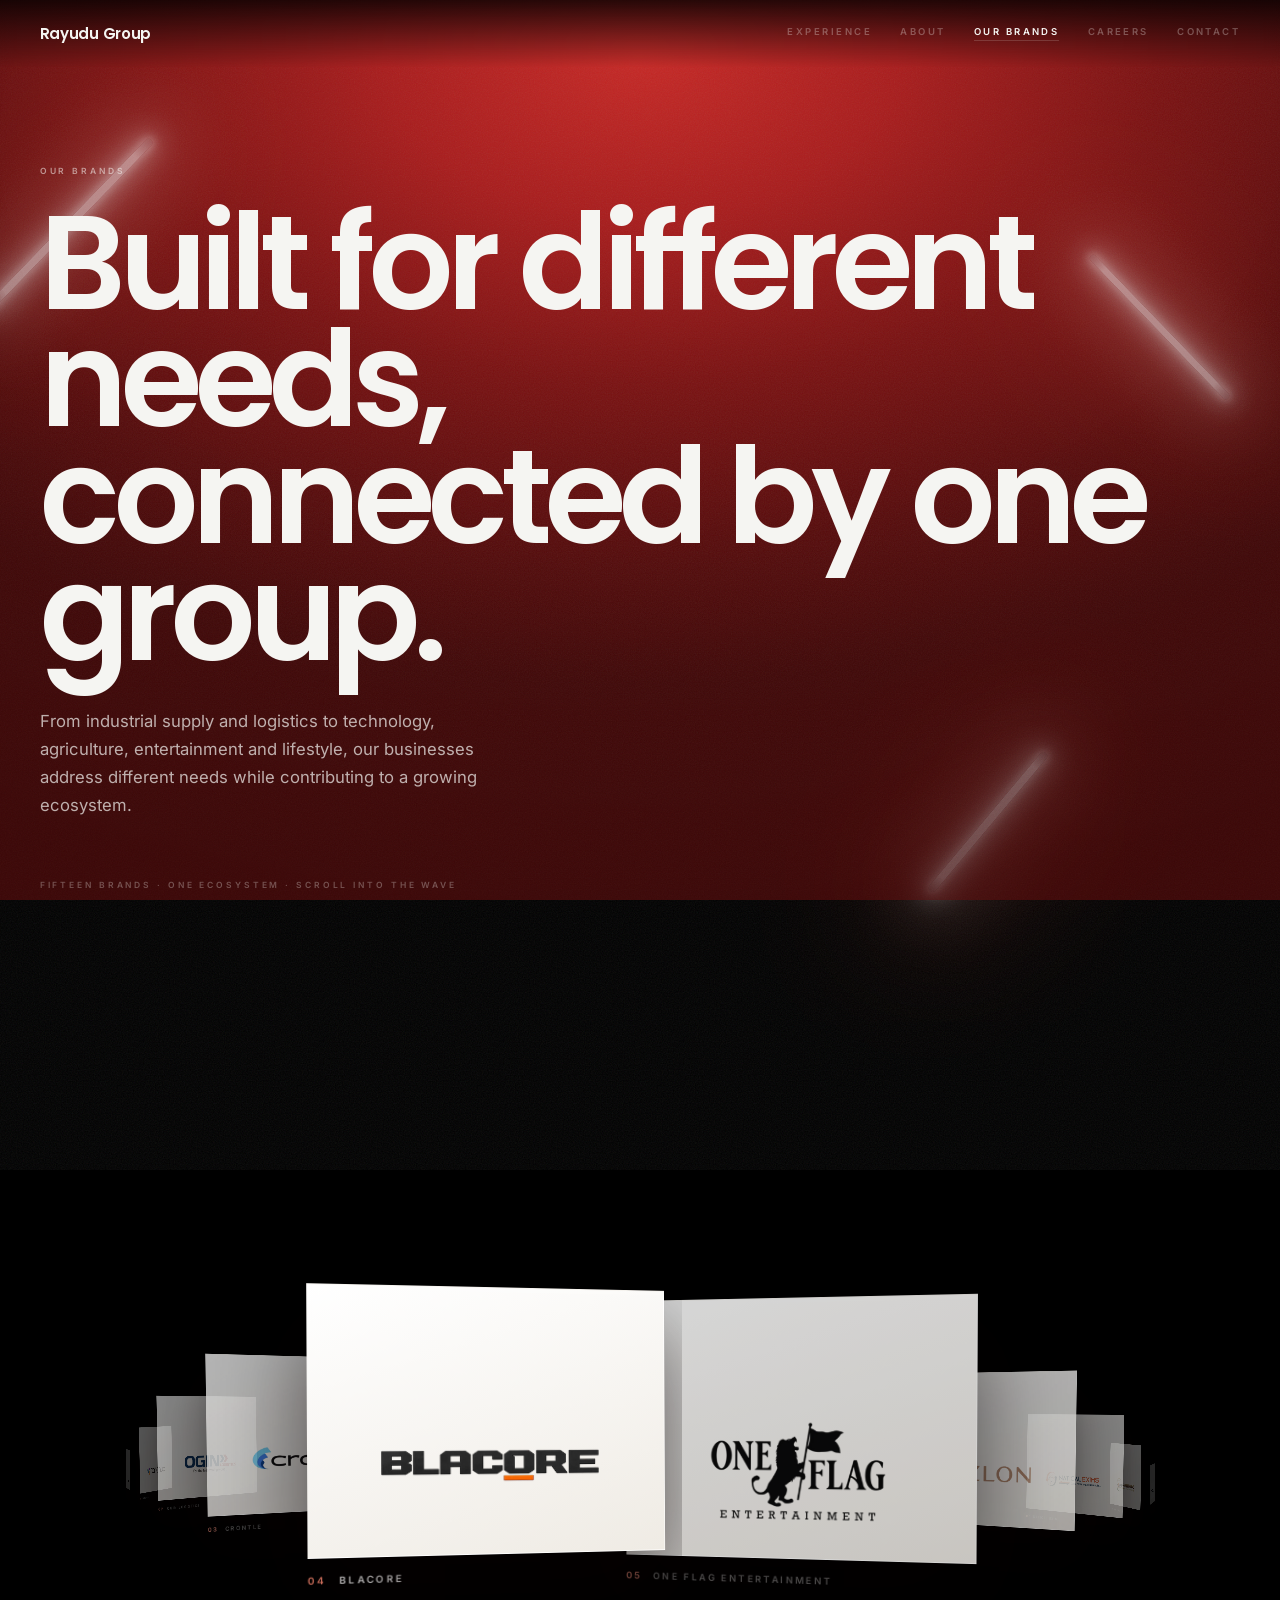
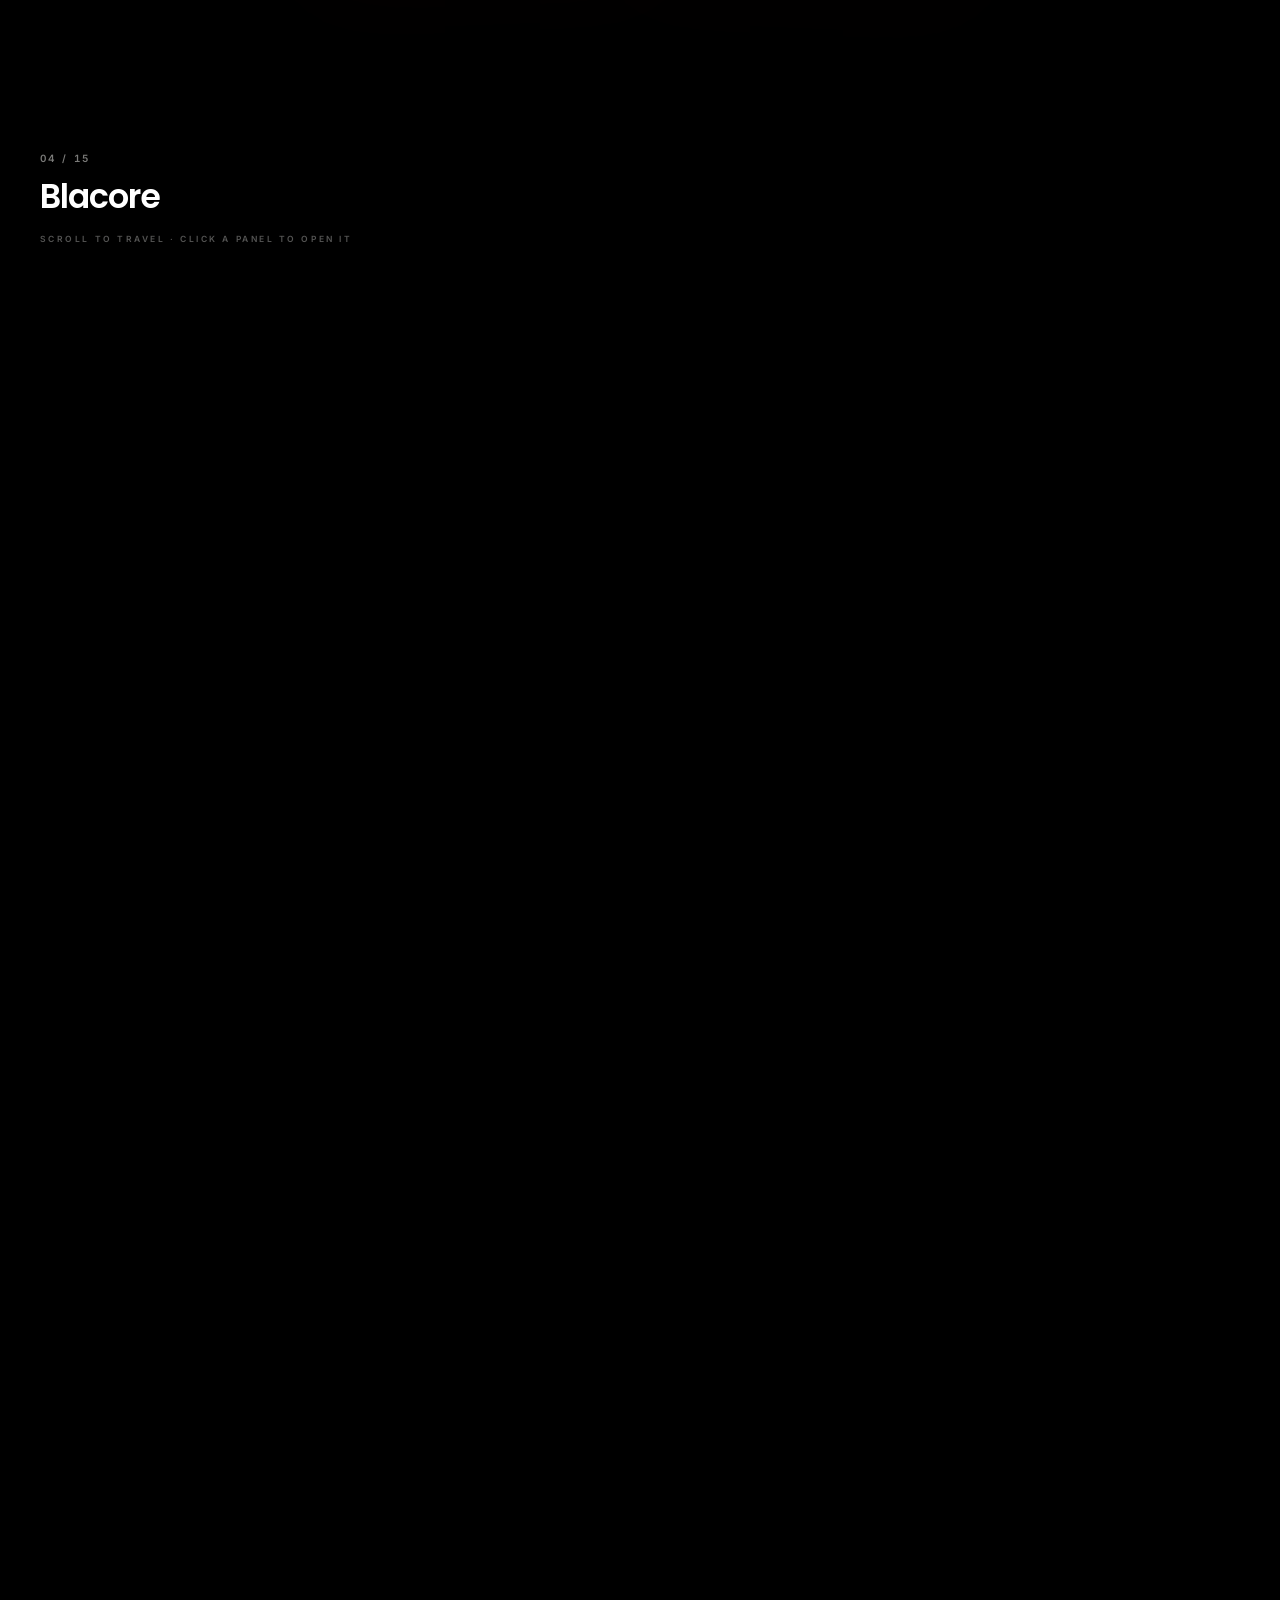
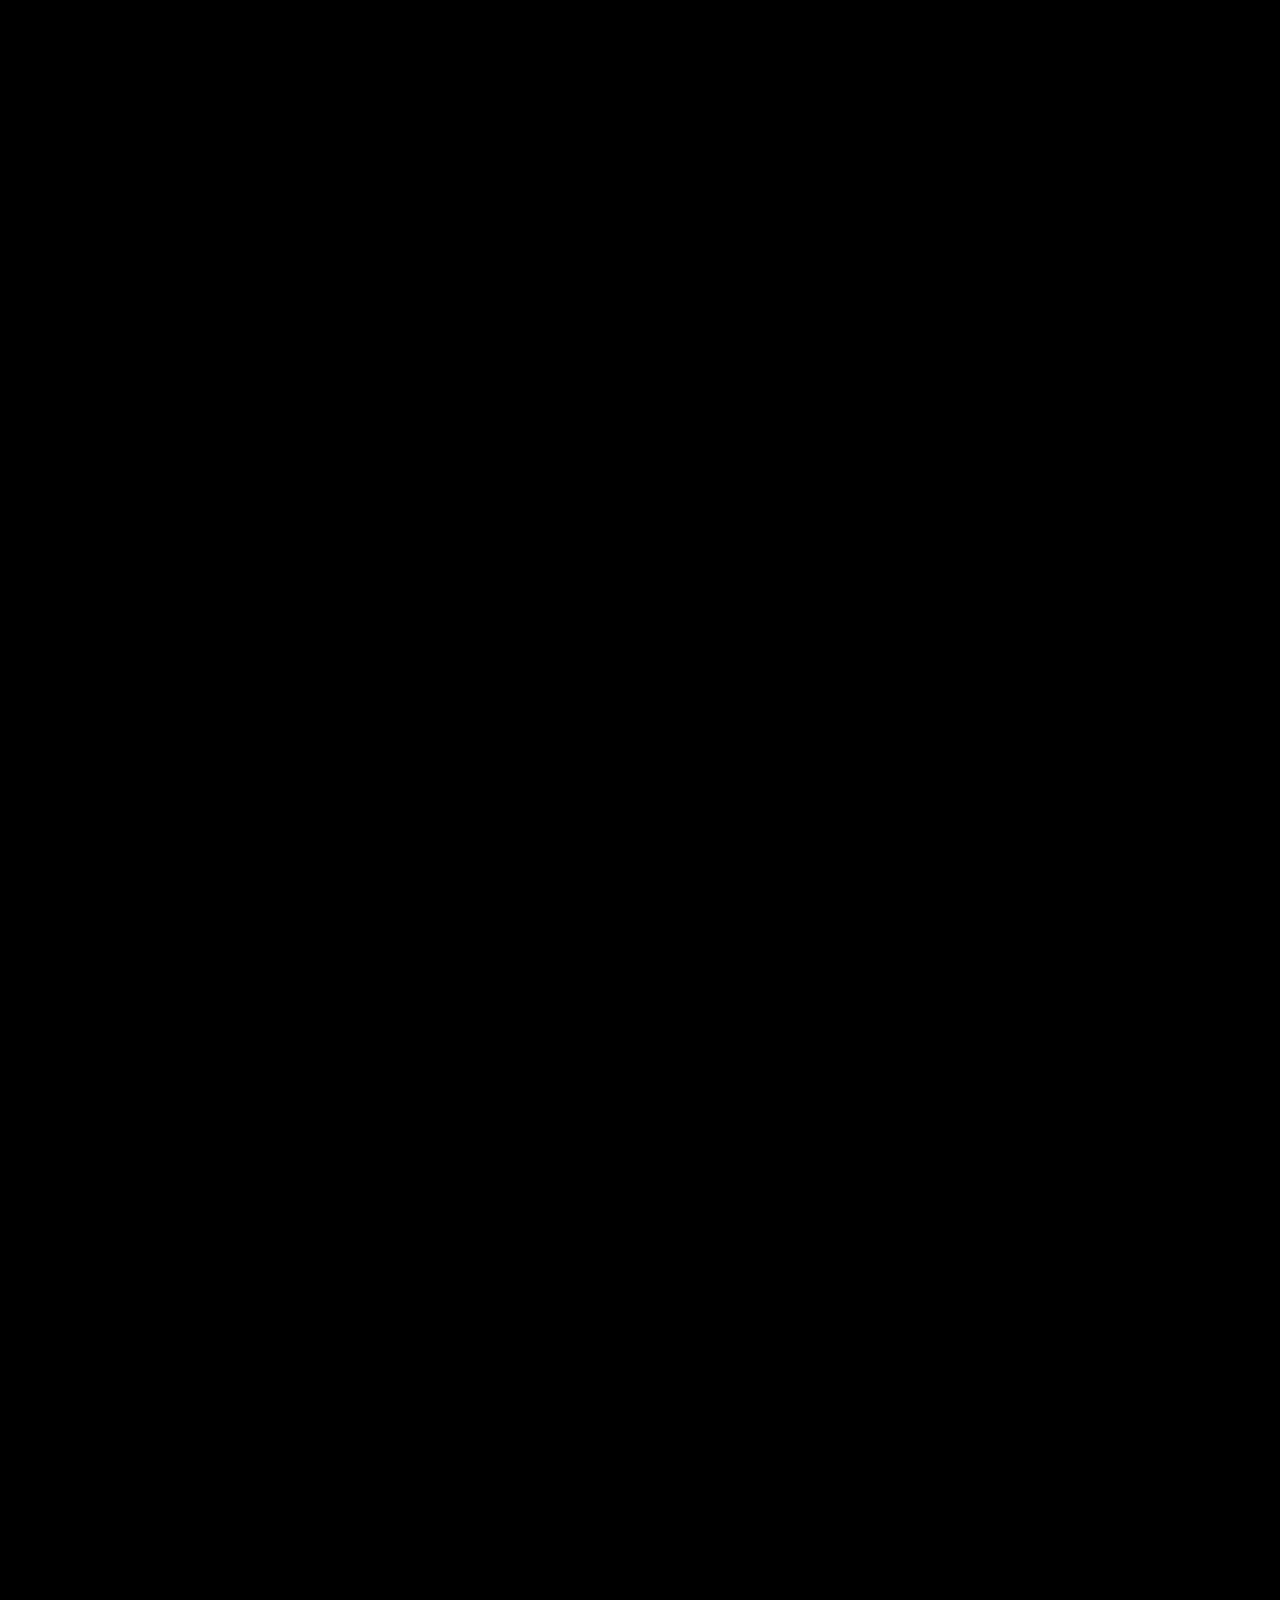
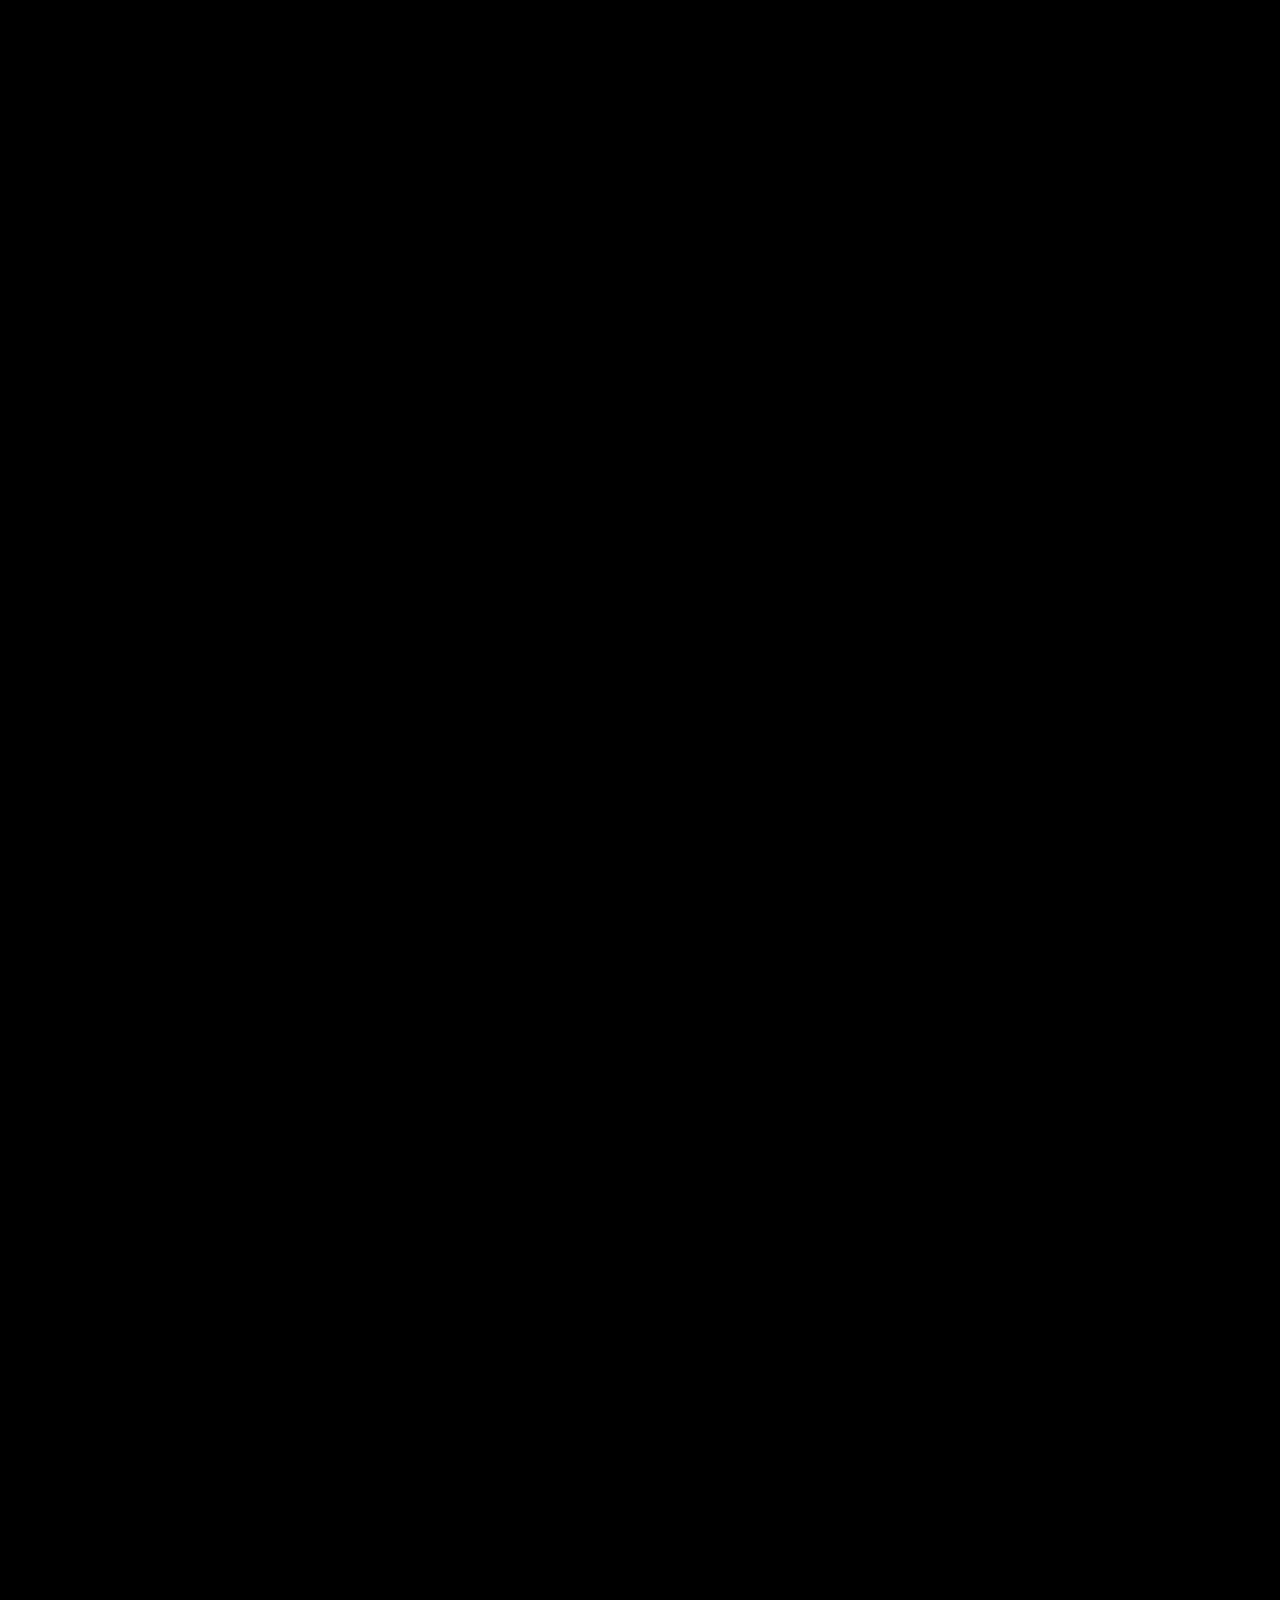
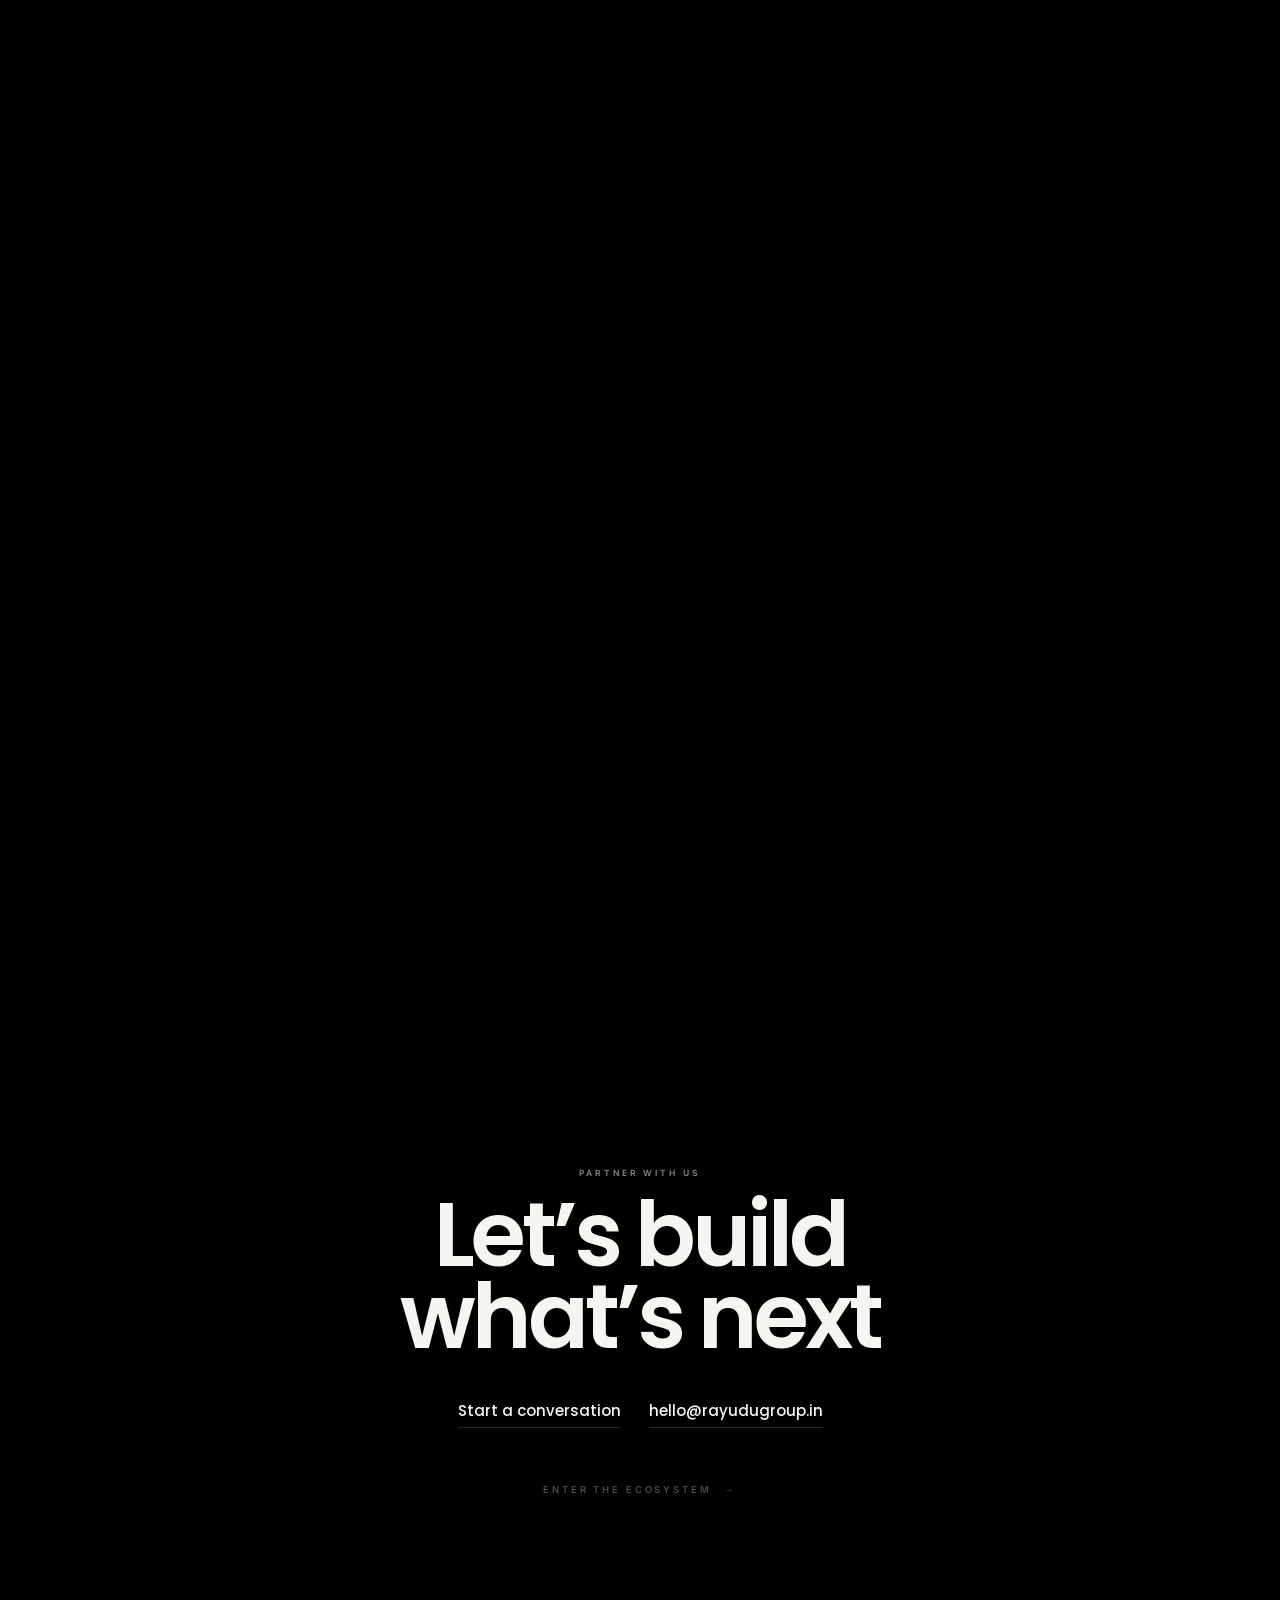
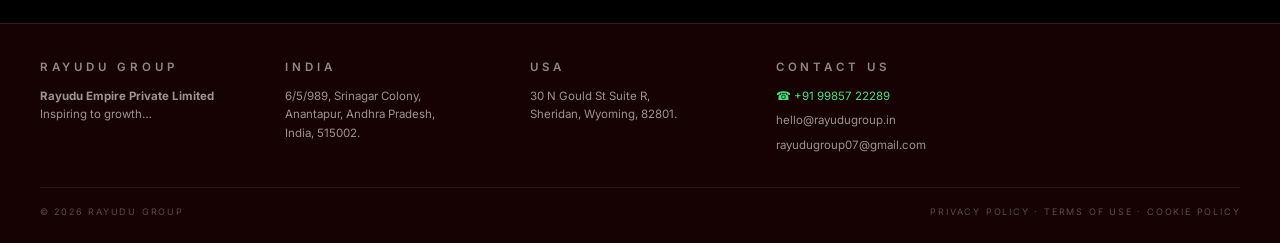
<file: brands.html>
<!doctype html>
<html lang="en">
<head>
<meta charset="utf-8">
<meta name="viewport" content="width=device-width, initial-scale=1, viewport-fit=cover">
<title>Our Brands — Rayudu Group</title>
<meta name="description" content="Fifteen brands across logistics, technology, energy, media, agriculture, fintech, hospitality and wellness — connected by one group.">
<meta name="theme-color" content="#5C0D0D">
<link rel="icon" href="assets/favicon.svg" type="image/svg+xml">
<link rel="preload" as="font" type="font/woff2" href="assets/fonts/poppins-latin-600-normal.woff2" crossorigin>
<link rel="stylesheet" href="styles.css">
<link rel="stylesheet" href="page.css">
</head>
<body class="page">

<div class="page__field" aria-hidden="true">
  <div class="batons">
    <i style="--a:44deg;--x:10%;--y:16%;--l:26vh;--w:8px;--d:0s"></i>
    <i style="--a:-44deg;--x:86%;--y:28%;--l:22vh;--w:7px;--d:-7s"></i>
    <i style="--a:40deg;--x:74%;--y:78%;--l:20vh;--w:8px;--d:-13s"></i>
  </div>
  <div class="vignette"></div>
  <div class="grain"></div>
</div>

<header class="page__top">
  <a class="wordmark" href="index.html">Rayudu Group</a>
  <nav class="page__nav">
    <a href="index.html">Experience</a>
    <a href="about.html">About</a>
    <a href="brands.html" class="is-on">Our Brands</a>
    <a href="careers.html">Careers</a>
    <a href="contact.html">Contact</a>
  </nav>
</header>

<main>
  <section class="hero" data-reveal>
    <p class="eyebrow">Our brands</p>
    <h1 class="hero__title">Built for different needs,<br>connected by one group.</h1>
    <p class="hero__lead">From industrial supply and logistics to technology, agriculture, entertainment
      and lifestyle, our businesses address different needs while contributing to a growing ecosystem.</p>
    <p class="hero__scroll">Fifteen brands · one ecosystem · scroll into the wave</p>
  </section>

  <section class="wave" id="wave">
    <div class="wave__stage" data-wave-stage>
      <div class="wave__track" data-wave-track></div>

      <div class="wave__hud">
        <p class="wave__counter" data-wave-counter>01 / 15</p>
        <p class="wave__now" data-wave-title>Ronohub</p>
        <p class="wave__cue">Scroll to travel · click a panel to open it</p>
      </div>

      <aside class="wave__detail" data-wave-detail>
        <button class="wave__close" data-wave-close aria-label="Close">Close</button>
        <p class="wave__cat" data-k="category"></p>
        <h2 class="wave__title" data-k="title"></h2>
        <p class="wave__desc" data-k="description"></p>
        <ul class="wave__meta" data-k="meta"></ul>
      </aside>
    </div>
  </section>

  <section class="cta" data-reveal>
    <p class="eyebrow">Partner with us</p>
    <h2 class="cta__title">Let’s build<br>what’s next</h2>
    <p class="cta__links">
      <a href="contact.html">Start a conversation</a>
      <a href="mailto:hello@rayudugroup.in">hello@rayudugroup.in</a>
    </p>
    <a class="cta__back" href="index.html">Enter the ecosystem <span>&#8594;</span></a>
  </section>
</main>

<footer class="sitefoot">
  <div>
    <p class="eyebrow">Rayudu Group</p>
    <p><strong>Rayudu Empire Private Limited</strong><br>Inspiring to growth…</p>
  </div>
  <div>
    <p class="eyebrow">India</p>
    <p>6/5/989, Srinagar Colony,<br>Anantapur, Andhra Pradesh,<br>India, 515002.</p>
  </div>
  <div>
    <p class="eyebrow">USA</p>
    <p>30 N Gould St Suite R,<br>Sheridan, Wyoming, 82801.</p>
  </div>
  <div>
    <p class="eyebrow">Contact us</p>
    <p><a class="wa" href="https://api.whatsapp.com/send?phone=919985722289" target="_blank" rel="noopener">&#9742; +91 99857 22289</a></p>
    <p><a href="mailto:hello@rayudugroup.in">hello@rayudugroup.in</a></p>
    <p><a href="mailto:rayudugroup07@gmail.com">rayudugroup07@gmail.com</a></p>
  </div>
  <div class="sitefoot__legal">
    <span>© 2026 Rayudu Group</span>
    <span>Privacy Policy · Terms of Use · Cookie Policy</span>
  </div>
</footer>

<script type="module">
  import { BRANDS } from './src/gallery/brands.data.js';
  import { createWaveGallery } from './src/gallery/WaveGallery.js';
  createWaveGallery(document.getElementById('wave'), BRANDS);
</script>
<script type="module">
  const items=document.querySelectorAll('[data-reveal]');
  if(!matchMedia('(prefers-reduced-motion: reduce)').matches&&'IntersectionObserver' in window){
    const io=new IntersectionObserver(e=>e.forEach(x=>{if(x.isIntersecting){x.target.classList.add('is-in');io.unobserve(x.target);}}),{threshold:.1});
    items.forEach(el=>io.observe(el));
  } else items.forEach(el=>el.classList.add('is-in'));
</script>
</body></html>
</file>
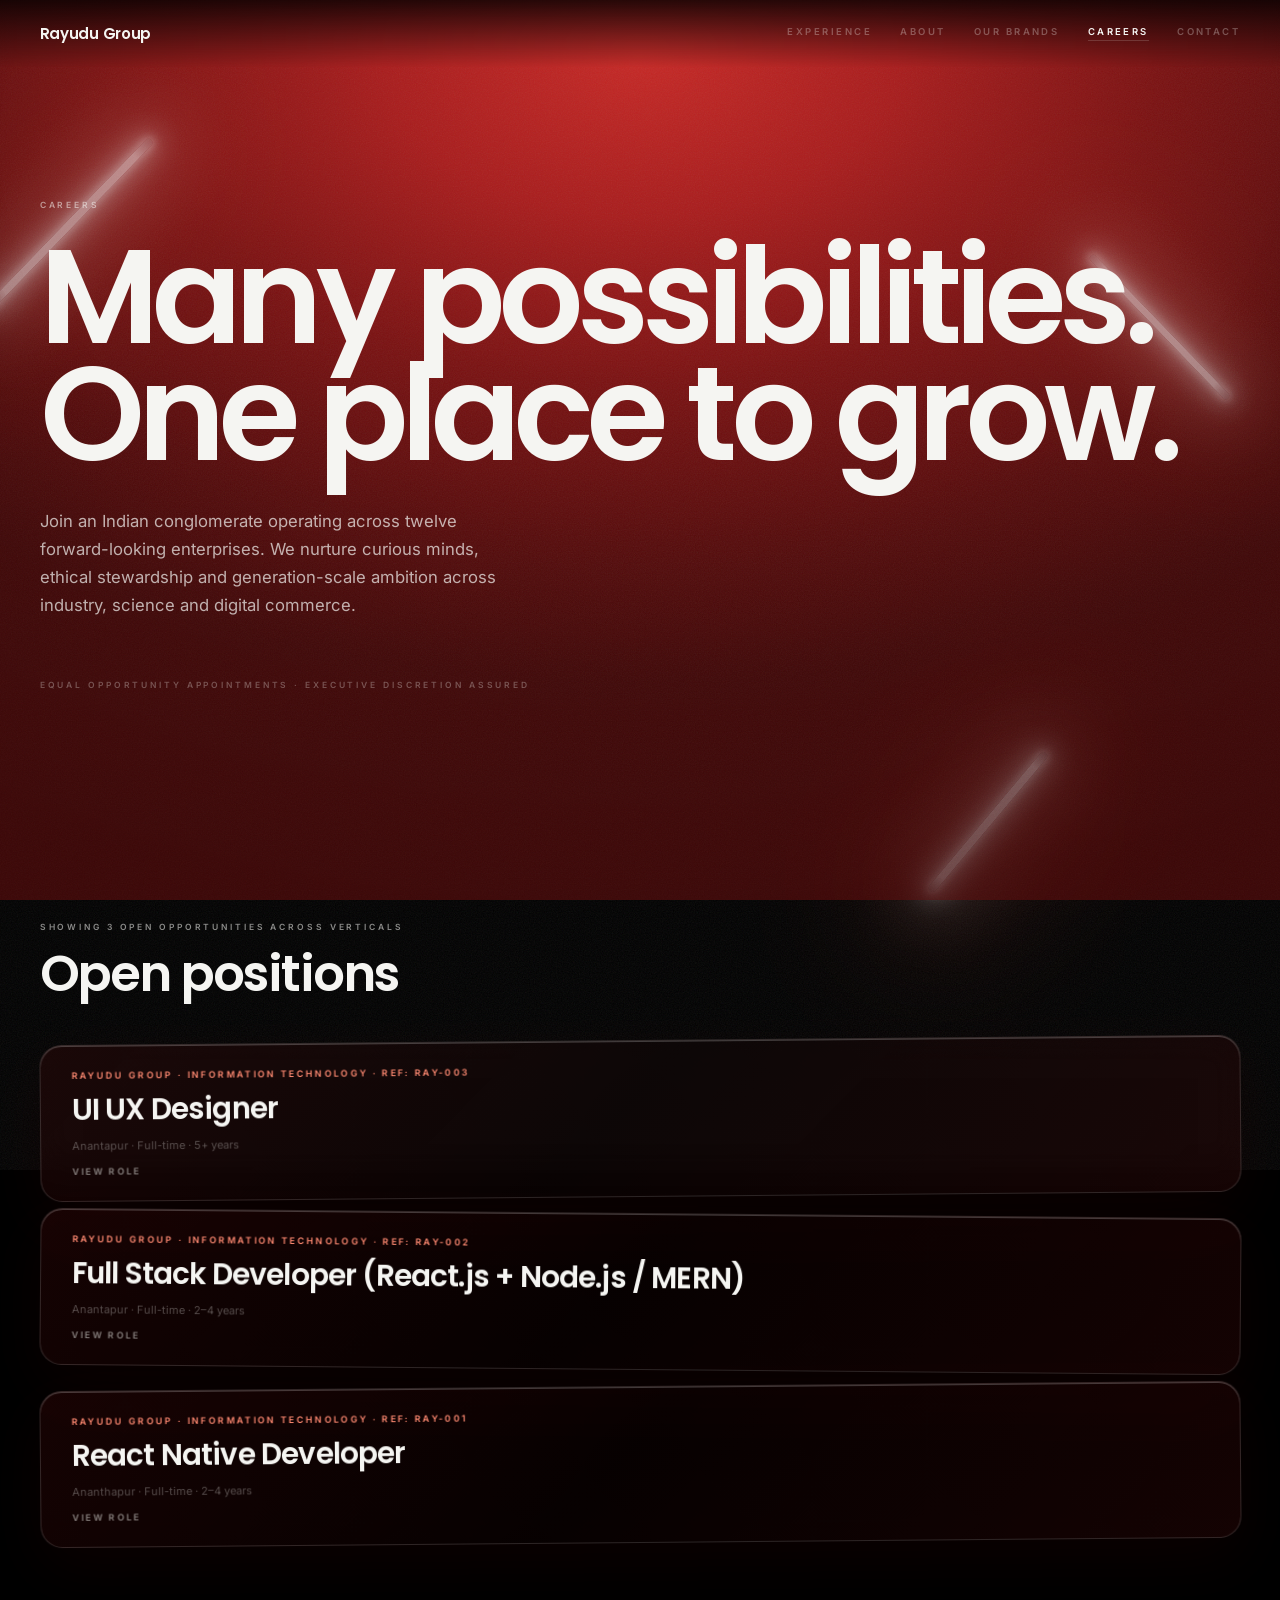
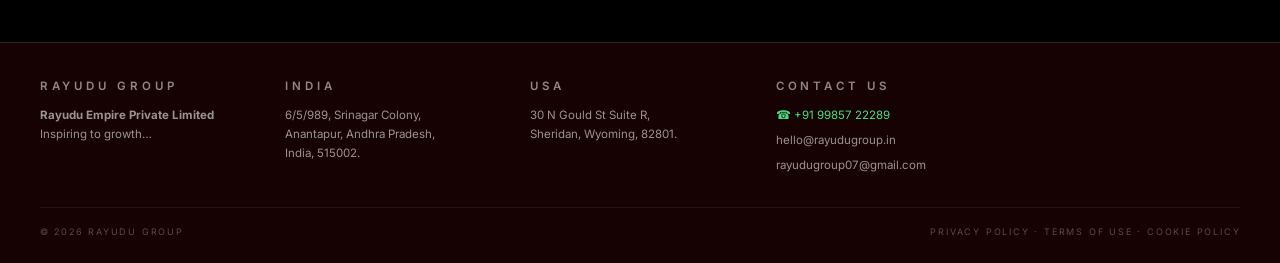
<file: careers.html>
<!doctype html>
<html lang="en">
<head>
<meta charset="utf-8">
<meta name="viewport" content="width=device-width, initial-scale=1, viewport-fit=cover">
<title>Careers — Rayudu Group</title>
<meta name="description" content="Many possibilities. One place to grow. Open roles across the Rayudu Group ecosystem.">
<meta name="theme-color" content="#5C0D0D">
<link rel="icon" href="assets/favicon.svg" type="image/svg+xml">
<link rel="preload" as="font" type="font/woff2" href="assets/fonts/poppins-latin-600-normal.woff2" crossorigin>
<link rel="stylesheet" href="styles.css">
<link rel="stylesheet" href="page.css">
</head>
<body class="page">

<div class="page__field" aria-hidden="true">
  <div class="batons">
    <i style="--a:44deg;--x:10%;--y:16%;--l:26vh;--w:8px;--d:0s"></i>
    <i style="--a:-44deg;--x:86%;--y:28%;--l:22vh;--w:7px;--d:-7s"></i>
    <i style="--a:40deg;--x:74%;--y:78%;--l:20vh;--w:8px;--d:-13s"></i>
  </div>
  <div class="vignette"></div>
  <div class="grain"></div>
</div>

<header class="page__top">
  <a class="wordmark" href="index.html">Rayudu Group</a>
  <nav class="page__nav">
    <a href="index.html">Experience</a>
    <a href="about.html">About</a>
    <a href="brands.html">Our Brands</a>
    <a href="careers.html" class="is-on">Careers</a>
    <a href="contact.html">Contact</a>
  </nav>
</header>

<main>
  <section class="hero" data-reveal>
    <p class="eyebrow">Careers</p>
    <h1 class="hero__title">Many possibilities.<br>One place to grow.</h1>
    <p class="hero__lead">Join an Indian conglomerate operating across twelve forward-looking enterprises.
      We nurture curious minds, ethical stewardship and generation-scale ambition across industry,
      science and digital commerce.</p>
    <p class="hero__scroll">Equal opportunity appointments · Executive discretion assured</p>
  </section>

  <section class="roles">
    <div class="values__head" data-reveal>
      <p class="eyebrow">Showing 3 open opportunities across verticals</p>
      <h2 class="h2">Open positions</h2>
    </div>
    <div class="roles__list">
      <details class="role" data-reveal>
        <summary>
          <span class="role__ref">Rayudu Group · Information Technology · REF: RAY-003</span>
          <span class="role__title">UI UX Designer</span>
          <span class="role__meta">Anantapur · Full-time · 5+ years</span>
          <span class="role__more">View role</span>
        </summary>
        <div class="role__body">
          <h4>Your role</h4><ul><li>Conduct stakeholder and end-user interviews to understand business processes, user needs, pain points and workflow requirements.</li><li>Define user journeys, interaction flows, personas and information architecture.</li><li>Design wireframes, mockups and interactive prototypes aligned with business objectives and usability best practices.</li><li>Collaborate with business analysts, product owners and developers to validate requirements and refine designs.</li><li>Ensure a user-centric approach through usability reviews, feedback and consistent digital experiences.</li></ul>
          <h4>Your profile</h4><ul><li>4–7 years in UI/UX design, user research or human-centered design.</li><li>Proficiency in Sketch, Figma, Adobe Creative Suite or similar.</li><li>Strong experience in user research, stakeholder workshops and requirements gathering.</li><li>Strong understanding of usability principles and accessibility standards.</li></ul>
          <div class="role__apply">
            <p><strong>How to apply</strong></p>
            <p>Email your resume and cover letter to <a href="mailto:hr@rayudugroup.in">hr@rayudugroup.in</a> with <em>UI UX Designer (RAY-003)</em> in the subject line.</p>
            <a class="role__btn" href="mailto:hr@rayudugroup.in?subject=UI%20UX%20Designer%20%28RAY-003%29">Apply by email</a>
          </div>
        </div>
      </details>
      <details class="role" data-reveal>
        <summary>
          <span class="role__ref">Rayudu Group · Information Technology · REF: RAY-002</span>
          <span class="role__title">Full Stack Developer (React.js + Node.js / MERN)</span>
          <span class="role__meta">Anantapur · Full-time · 2–4 years</span>
          <span class="role__more">View role</span>
        </summary>
        <div class="role__body">
          <h4>Your role</h4><ul><li>Develop end-to-end web applications using React.js and Node.js (MERN stack).</li><li>Build websites and applications from scratch, converting Figma into pixel-perfect interfaces.</li><li>Build, maintain and integrate RESTful APIs and third-party services; microservices where required.</li><li>Develop secure authentication and authorization (JWT, OAuth, role-based access control).</li><li>Optimize for speed, performance and SEO; keep code clean, modular and documented.</li></ul>
          <h4>Your profile</h4><ul><li>Minimum 2+ years of professional full stack web development.</li><li>Strong React.js (hooks, state management, context API) — mandatory — plus Node.js and Express.js.</li><li>MySQL, PostgreSQL or MongoDB; Git and version control; working knowledge of AWS.</li><li>Bachelor's degree in Computer Science, IT or a related field (preferred).</li></ul>
          <div class="role__apply">
            <p><strong>How to apply</strong></p>
            <p>Email your resume and cover letter to <a href="mailto:hr@rayudugroup.in">hr@rayudugroup.in</a> with <em>Full Stack Developer (React.js + Node.js / MERN) (RAY-002)</em> in the subject line.</p>
            <a class="role__btn" href="mailto:hr@rayudugroup.in?subject=Full%20Stack%20Developer%20%28React.js%20%2B%20Node.js%20%2F%20MERN%29%20%28RAY-002%29">Apply by email</a>
          </div>
        </div>
      </details>
      <details class="role" data-reveal>
        <summary>
          <span class="role__ref">Rayudu Group · Information Technology · REF: RAY-001</span>
          <span class="role__title">React Native Developer</span>
          <span class="role__meta">Ananthapur · Full-time · 2–4 years</span>
          <span class="role__more">View role</span>
        </summary>
        <div class="role__body">
          <h4>Your role</h4><ul><li>Design, develop, test and maintain high-performance mobile apps using React Native for Android and iOS.</li><li>Develop reusable, modular and maintainable components to improve scalability and code quality.</li><li>Translate UI/UX wireframes and Figma designs into responsive, pixel-perfect mobile interfaces.</li><li>Integrate RESTful APIs, third-party SDKs, Firebase, authentication, payment gateways and push notifications.</li><li>Publish, update and maintain applications on Google Play Store and Apple App Store.</li></ul>
          <h4>Your profile</h4><ul><li>Experience in React Native mobile application development.</li><li>Strong JavaScript (ES6+) and TypeScript; solid React fundamentals.</li><li>State management with Redux, Redux Toolkit, Context API or similar.</li><li>Firebase, Android Studio, Xcode, Gradle and CocoaPods.</li></ul>
          <div class="role__apply">
            <p><strong>How to apply</strong></p>
            <p>Email your resume and cover letter to <a href="mailto:hr@rayudugroup.in">hr@rayudugroup.in</a> with <em>React Native Developer (RAY-001)</em> in the subject line.</p>
            <a class="role__btn" href="mailto:hr@rayudugroup.in?subject=React%20Native%20Developer%20%28RAY-001%29">Apply by email</a>
          </div>
        </div>
      </details>
    </div>
  </section>
</main>

<footer class="sitefoot">
  <div>
    <p class="eyebrow">Rayudu Group</p>
    <p><strong>Rayudu Empire Private Limited</strong><br>Inspiring to growth…</p>
  </div>
  <div>
    <p class="eyebrow">India</p>
    <p>6/5/989, Srinagar Colony,<br>Anantapur, Andhra Pradesh,<br>India, 515002.</p>
  </div>
  <div>
    <p class="eyebrow">USA</p>
    <p>30 N Gould St Suite R,<br>Sheridan, Wyoming, 82801.</p>
  </div>
  <div>
    <p class="eyebrow">Contact us</p>
    <p><a class="wa" href="https://api.whatsapp.com/send?phone=919985722289" target="_blank" rel="noopener">&#9742; +91 99857 22289</a></p>
    <p><a href="mailto:hello@rayudugroup.in">hello@rayudugroup.in</a></p>
    <p><a href="mailto:rayudugroup07@gmail.com">rayudugroup07@gmail.com</a></p>
  </div>
  <div class="sitefoot__legal">
    <span>© 2026 Rayudu Group</span>
    <span>Privacy Policy · Terms of Use · Cookie Policy</span>
  </div>
</footer>

<script type="module">
  const items=document.querySelectorAll('[data-reveal]');
  if(!matchMedia('(prefers-reduced-motion: reduce)').matches&&'IntersectionObserver' in window){
    const io=new IntersectionObserver(e=>e.forEach(x=>{if(x.isIntersecting){x.target.classList.add('is-in');io.unobserve(x.target);}}),{threshold:.1});
    items.forEach(el=>io.observe(el));
  } else items.forEach(el=>el.classList.add('is-in'));
</script>
</body></html>
</file>
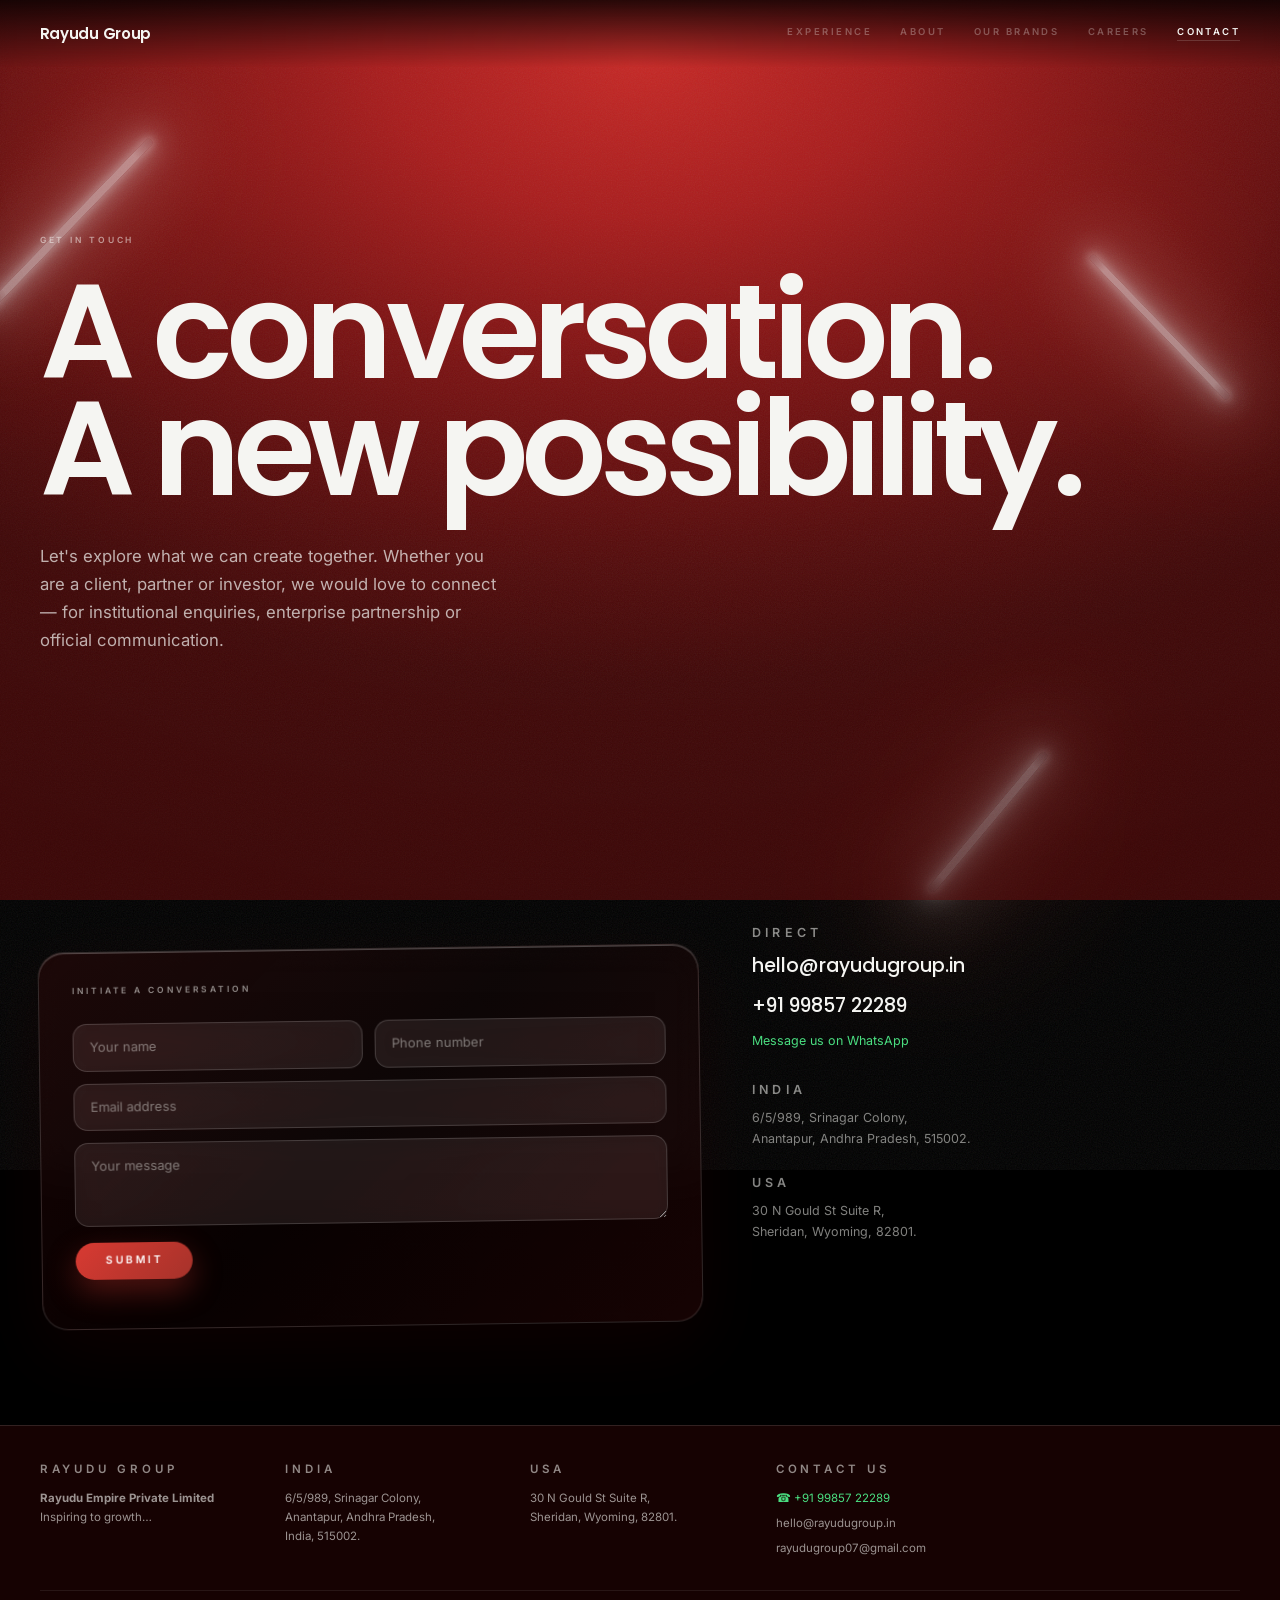
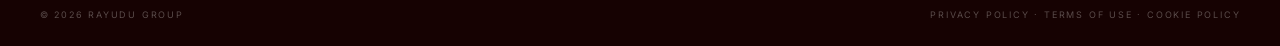
<file: contact.html>
<!doctype html>
<html lang="en">
<head>
<meta charset="utf-8">
<meta name="viewport" content="width=device-width, initial-scale=1, viewport-fit=cover">
<title>Contact — Rayudu Group</title>
<meta name="description" content="A conversation. A new possibility. Reach Rayudu Group in Anantapur, India and Sheridan, Wyoming.">
<meta name="theme-color" content="#5C0D0D">
<link rel="icon" href="assets/favicon.svg" type="image/svg+xml">
<link rel="preload" as="font" type="font/woff2" href="assets/fonts/poppins-latin-600-normal.woff2" crossorigin>
<link rel="stylesheet" href="styles.css">
<link rel="stylesheet" href="page.css">
</head>
<body class="page">

<div class="page__field" aria-hidden="true">
  <div class="batons">
    <i style="--a:44deg;--x:10%;--y:16%;--l:26vh;--w:8px;--d:0s"></i>
    <i style="--a:-44deg;--x:86%;--y:28%;--l:22vh;--w:7px;--d:-7s"></i>
    <i style="--a:40deg;--x:74%;--y:78%;--l:20vh;--w:8px;--d:-13s"></i>
  </div>
  <div class="vignette"></div>
  <div class="grain"></div>
</div>

<header class="page__top">
  <a class="wordmark" href="index.html">Rayudu Group</a>
  <nav class="page__nav">
    <a href="index.html">Experience</a>
    <a href="about.html">About</a>
    <a href="brands.html">Our Brands</a>
    <a href="careers.html">Careers</a>
    <a href="contact.html" class="is-on">Contact</a>
  </nav>
</header>

<main>
  <section class="hero" data-reveal>
    <p class="eyebrow">Get in touch</p>
    <h1 class="hero__title">A conversation.<br>A new possibility.</h1>
    <p class="hero__lead">Let's explore what we can create together. Whether you are a client, partner or
      investor, we would love to connect — for institutional enquiries, enterprise partnership or
      official communication.</p>
  </section>

  <section class="contact">
    <form class="gform glasscard" id="contactForm" data-reveal novalidate>
      <p class="eyebrow">Initiate a conversation</p>
      <div class="gform__row">
        <input type="text" name="name" placeholder="Your name" autocomplete="name" required>
        <input type="tel" name="phone" placeholder="Phone number" autocomplete="tel">
      </div>
      <input type="email" name="email" placeholder="Email address" autocomplete="email" required>
      <textarea name="message" placeholder="Your message"></textarea>
      <button type="submit">Submit</button>
      <p class="gform__note" data-status></p>
    </form>
    <aside class="contact__side" data-reveal>
      <p class="eyebrow">Direct</p>
      <p class="contact__big"><a href="mailto:hello@rayudugroup.in">hello@rayudugroup.in</a></p>
      <p class="contact__big"><a href="tel:+919985722289">+91 99857 22289</a></p>
      <p><a class="wa" href="https://api.whatsapp.com/send?phone=919985722289" target="_blank" rel="noopener">Message us on WhatsApp</a></p>
      <p class="eyebrow" style="margin-top:28px">India</p>
      <p>6/5/989, Srinagar Colony,<br>Anantapur, Andhra Pradesh, 515002.</p>
      <p class="eyebrow" style="margin-top:22px">USA</p>
      <p>30 N Gould St Suite R,<br>Sheridan, Wyoming, 82801.</p>
    </aside>
  </section>
</main>

<footer class="sitefoot">
  <div>
    <p class="eyebrow">Rayudu Group</p>
    <p><strong>Rayudu Empire Private Limited</strong><br>Inspiring to growth…</p>
  </div>
  <div>
    <p class="eyebrow">India</p>
    <p>6/5/989, Srinagar Colony,<br>Anantapur, Andhra Pradesh,<br>India, 515002.</p>
  </div>
  <div>
    <p class="eyebrow">USA</p>
    <p>30 N Gould St Suite R,<br>Sheridan, Wyoming, 82801.</p>
  </div>
  <div>
    <p class="eyebrow">Contact us</p>
    <p><a class="wa" href="https://api.whatsapp.com/send?phone=919985722289" target="_blank" rel="noopener">&#9742; +91 99857 22289</a></p>
    <p><a href="mailto:hello@rayudugroup.in">hello@rayudugroup.in</a></p>
    <p><a href="mailto:rayudugroup07@gmail.com">rayudugroup07@gmail.com</a></p>
  </div>
  <div class="sitefoot__legal">
    <span>© 2026 Rayudu Group</span>
    <span>Privacy Policy · Terms of Use · Cookie Policy</span>
  </div>
</footer>

<script type="module">
  const items=document.querySelectorAll('[data-reveal]');
  if(!matchMedia('(prefers-reduced-motion: reduce)').matches&&'IntersectionObserver' in window){
    const io=new IntersectionObserver(e=>e.forEach(x=>{if(x.isIntersecting){x.target.classList.add('is-in');io.unobserve(x.target);}}),{threshold:.1});
    items.forEach(el=>io.observe(el));
  } else items.forEach(el=>el.classList.add('is-in'));
  const f=document.getElementById('contactForm');
  f.addEventListener('submit',ev=>{
    ev.preventDefault();
    const d=new FormData(f);
    const body=encodeURIComponent((d.get('message')||'')+'\n\n— '+(d.get('name')||'')+'\n'+(d.get('phone')||'')+'\n'+(d.get('email')||''));
    f.querySelector('[data-status]').textContent='Opening your mail app…';
    location.href='mailto:hello@rayudugroup.in?subject='+encodeURIComponent('Enquiry from '+(d.get('name')||'the website'))+'&body='+body;
  });
</script>
</body></html>
</file>
<file: styles.css>
/* ===========================================================
   RAYUDU GROUP — one continuous 3D scene
   The sculpture crosses in front of the words. Colour belongs
   to the scene; black belongs to the edges.
   =========================================================== */

@font-face{
  font-family:'Poppins';font-style:normal;font-weight:500;font-display:swap;
  src:url('assets/fonts/poppins-latin-500-normal.woff2') format('woff2');
}
@font-face{
  font-family:'Poppins';font-style:normal;font-weight:600;font-display:swap;
  src:url('assets/fonts/poppins-latin-600-normal.woff2') format('woff2');
}
@font-face{
  font-family:'InterVar';font-style:normal;font-weight:100 900;font-display:swap;
  src:url('assets/fonts/inter-latin-wght-normal.woff2') format('woff2-variations');
}

/* registered so a scene change cross-fades the colour instead of snapping */
@property --scene-accent{syntax:'<color>';inherits:true;initial-value:#4A2148}
@property --scene-line{syntax:'<color>';inherits:true;initial-value:#C98FB4}
@property --scene-bg{syntax:'<color>';inherits:true;initial-value:#15091A}

:root{
  --white:#F5F5F2;
  --text:rgba(245,245,242,.94);
  --dim:rgba(245,245,242,.52);
  --mute:rgba(245,245,242,.3);
  --hair:rgba(245,245,242,.16);
  --hair-soft:rgba(245,245,242,.08);
  --pad:clamp(18px,3.1vw,54px);
  --bar:clamp(60px,7vh,84px);
  --ease:cubic-bezier(.22,.61,.36,1);
  --slow:cubic-bezier(.16,.84,.34,1);
  --display:'Poppins','InterVar',-apple-system,BlinkMacSystemFont,sans-serif;
  --sans:'InterVar',-apple-system,BlinkMacSystemFont,"Segoe UI",Roboto,sans-serif;
  --grain-opacity:.15;
}

*{box-sizing:border-box}
html{scroll-behavior:smooth;background:#000}
body{
  margin:0;background:#000;color:var(--text);font-family:var(--sans);
  font-size:16px;-webkit-font-smoothing:antialiased;overscroll-behavior-y:none;
}
a{color:inherit;text-decoration:none}
button{font:inherit;color:inherit;background:none;border:0;padding:0;cursor:pointer}
:focus-visible{outline:1px solid rgba(245,245,242,.65);outline-offset:5px}
[hidden]{display:none!important}
sup{font-size:.42em;vertical-align:super;letter-spacing:0}
.eyebrow{margin:0 0 16px;font-size:8.5px;font-weight:600;letter-spacing:.34em;text-transform:uppercase;color:var(--mute)}
.track{position:relative;width:100%;pointer-events:none}

/* ---------- loading reveal ---------- */
.boot{
  position:fixed;inset:0;z-index:90;display:flex;flex-direction:column;
  align-items:center;justify-content:center;gap:18px;
  background:radial-gradient(70vw 60vh at 50% 46%,#9D1C1A,#5C0D0D 70%,#4A0A0A 100%);
  transition:opacity 1s var(--ease);
}
.boot__mark{
  margin:0;font-family:var(--display);font-weight:600;font-size:clamp(22px,3vw,38px);
  letter-spacing:-.02em;color:rgba(245,245,242,.82);animation:bootPulse 2.8s ease-in-out infinite;
}
.boot__pct{margin:0;font:600 11px/1 var(--sans);letter-spacing:.24em;color:rgba(245,245,242,.8);font-variant-numeric:tabular-nums}
.boot__say{margin:0;font-size:9px;font-weight:600;letter-spacing:.3em;text-transform:uppercase;color:var(--mute)}
.boot__line{width:150px;height:1px;background:rgba(245,245,242,.14);overflow:hidden}
.boot__line span{display:block;height:100%;background:var(--white);transform:scaleX(0);transform-origin:0 50%;transition:transform .4s var(--ease)}
body.is-live .boot{opacity:0;pointer-events:none}
@keyframes bootPulse{0%,100%{opacity:.4}50%{opacity:1}}

/* ---------- the 3D world ---------- */
.stage{
  position:fixed;inset:0;z-index:1;overflow:hidden;
  background:
    radial-gradient(44vw 42vh at 50% 42%, color-mix(in srgb,var(--scene-accent) 16%,transparent), transparent 72%),
    radial-gradient(76vw 92vh at 50% 42%,
      #C62825 0%, #B01F1D 20%, #8E1515 44%, #6B0F0F 66%, #510A0A 84%, #420808 100%);
  opacity:0;transition:opacity 1.6s var(--ease);
}
body.is-live .stage{opacity:1}

model-viewer{
  position:absolute;inset:0;width:100%;height:100%;z-index:2;
  background-color:transparent;--poster-color:transparent;--progress-bar-height:0px;outline:none;
}
.mv-error{position:absolute;inset:auto 0 46% 0;text-align:center;color:var(--dim);font-size:13px}
.mv-error p{margin:0 0 8px}
.mv-error__sub{font-size:9.5px;letter-spacing:.26em;text-transform:uppercase;color:var(--mute)}

.vignette{
  position:absolute;inset:0;z-index:3;pointer-events:none;
  background:
    radial-gradient(96% 92% at 50% 44%,transparent 54%,rgba(70,9,9,.42) 82%,rgba(52,6,6,.6) 100%),
    linear-gradient(to bottom,rgba(60,8,8,.3),transparent 14%,transparent 70%,rgba(52,6,6,.44));
}
.grain{
  position:absolute;inset:-30%;z-index:4;pointer-events:none;opacity:var(--grain-opacity);mix-blend-mode:overlay;
  background-image:url("data:image/svg+xml,%3Csvg xmlns='http://www.w3.org/2000/svg' width='180' height='180'%3E%3Cfilter id='n'%3E%3CfeTurbulence type='fractalNoise' baseFrequency='.82' numOctaves='3' stitchTiles='stitch'/%3E%3C/filter%3E%3Crect width='180' height='180' filter='url(%23n)' opacity='.6'/%3E%3C/svg%3E");
  animation:grainShift 7s steps(6) infinite;
}
@keyframes grainShift{
  0%{transform:translate3d(0,0,0)}16%{transform:translate3d(-2%,1%,0)}
  33%{transform:translate3d(1%,-2%,0)}50%{transform:translate3d(-1%,2%,0)}
  66%{transform:translate3d(2%,1%,0)}83%{transform:translate3d(-2%,-1%,0)}
  100%{transform:translate3d(0,0,0)}
}

/* ---------- atmosphere ---------- */
.atmos{position:absolute;inset:-6%;z-index:0;pointer-events:none;will-change:transform}
/* floating light batons — rounded emissive tubes, as in the reference */
.batons{position:absolute;inset:-8%;z-index:0;pointer-events:none;will-change:transform}
.batons i{
  position:absolute;left:var(--x);top:var(--y);width:var(--w);height:var(--l);
  border-radius:999px;transform:rotate(var(--a));transform-origin:50% 50%;
  background:linear-gradient(to bottom,rgba(255,255,255,.55),#fff 10%,#fff 90%,rgba(255,255,255,.55));
  box-shadow:
    0 0 10px 1px #fff,
    0 0 26px 6px rgba(255,255,255,.75),
    0 0 70px 18px rgba(255,210,200,.45),
    0 0 150px 48px rgba(255,90,70,.3);
  opacity:1;animation:batonFloat 21s var(--d) ease-in-out infinite;
}
@keyframes batonFloat{
  0%,100%{translate:0 0;opacity:.82}
  50%{translate:0 -22px;opacity:1}
}
.atmos__motes i{
  position:absolute;left:var(--x);top:var(--y);width:2px;height:2px;border-radius:50%;
  background:var(--tint,#fff);opacity:var(--o);scale:var(--s);filter:blur(.3px);box-shadow:0 0 9px rgba(255,214,196,.5);
  animation:moteDrift var(--dur) var(--delay) linear infinite;
}
@keyframes moteDrift{
  0%{transform:translate3d(0,16px,0);opacity:0}
  18%{opacity:var(--o)}82%{opacity:var(--o)}
  100%{transform:translate3d(var(--drift),-52px,0);opacity:0}
}

/* ---------- editorial background type ---------- */
.editorial{
  position:absolute;left:0;right:0;top:clamp(54px,9vh,116px);z-index:0;
  pointer-events:none;text-align:center;overflow:hidden;
  opacity:.9;transition:opacity 1.4s var(--ease);
}
.editorial span{
  display:block;font-family:var(--display);font-weight:600;white-space:nowrap;
  font-size:clamp(40px,9.6vw,172px);line-height:.82;letter-spacing:-.058em;
  color:#080203;
  text-shadow:0 1px 0 rgba(255,255,255,.035);
}
body[data-scene="opening"] .editorial{opacity:0}

/* ---------- stamp rings ---------- */
.rings{
  position:absolute;left:50%;top:46%;width:min(150vh,94vw);height:min(150vh,94vw);
  transform:translate(-50%,-50%);z-index:0;pointer-events:none;
}
.ring{stroke:rgba(245,245,242,.05);stroke-width:1;vector-effect:non-scaling-stroke}
.ring--2{stroke:rgba(245,245,242,.04)}
#ringTicks{animation:tickPulse 12s ease-in-out infinite}
.tick{stroke:rgba(245,245,242,.06);stroke-width:1;vector-effect:non-scaling-stroke}
.tick--major{stroke:rgba(245,245,242,.18)}
@keyframes tickPulse{0%,100%{opacity:.5}50%{opacity:1}}
#ringArcs{transition:opacity 1.2s var(--slow)}
.arc{
  fill:none;stroke:var(--scene-line);stroke-width:1.4;vector-effect:non-scaling-stroke;
  opacity:0;stroke-dasharray:var(--len);stroke-dashoffset:var(--len);
  transition:opacity 1.2s var(--slow),stroke-dashoffset 2.2s var(--slow),stroke 1.2s var(--ease);
}
.arc.is-active{opacity:1;stroke-dashoffset:0}

/* ---------- scene typography (behind the sculpture) ---------- */
.scenes{position:absolute;inset:0;z-index:6;pointer-events:none}
.scenes--front{position:absolute;inset:0;z-index:1;pointer-events:none}
.scene{
  position:absolute;top:50%;translate:0 -50%;width:min(520px,42vw);
  opacity:0;visibility:hidden;will-change:transform,opacity;pointer-events:none;
}
.scene a{pointer-events:auto}
.scene--left{left:var(--pad)}
.scene--right{right:var(--pad)}
.scene__eyebrow{margin:0 0 20px;font-size:9px;font-weight:600;letter-spacing:.34em;text-transform:uppercase;color:var(--line)}
.scene__title{
  margin:0;font-family:var(--display);font-weight:600;
  font-size:clamp(42px,6.4vw,104px);line-height:.94;letter-spacing:-.035em;color:var(--white);
  text-wrap:balance;
}
.scene--sm .scene__title{font-size:clamp(34px,4.3vw,66px);letter-spacing:-.028em}
.scene__note{margin:16px 0 0;font-family:var(--display);font-weight:500;font-size:14px;letter-spacing:.01em;color:var(--line)}
.scene__body{margin:26px 0 0;font-size:14px;line-height:1.78;color:rgba(245,245,242,.66);max-width:40ch;font-weight:380}
.scene__meta{list-style:none;margin:26px 0 0;padding:0;max-width:40ch}
.scene__meta li{
  position:relative;padding:8px 0 8px 18px;font-size:10px;font-weight:500;letter-spacing:.18em;
  text-transform:uppercase;color:var(--dim);border-bottom:1px solid rgba(245,245,242,.07);
}
.scene__meta li::before{content:'';position:absolute;left:0;top:50%;width:7px;height:1px;background:var(--line)}
.scene__links{margin:30px 0 0;display:flex;flex-direction:column;gap:12px}
.scene__links a{
  font-family:var(--display);font-weight:500;font-size:14px;letter-spacing:.01em;color:var(--white);
  border-bottom:1px solid var(--hair);padding-bottom:5px;width:fit-content;
  transition:border-color .4s var(--ease),color .4s var(--ease);
}
.scene__links a:hover{border-bottom-color:var(--line)}

/* liquid glass tab behind the sector copy */
.scene--glass{
  padding:clamp(24px,2.2vw,38px) clamp(24px,2.4vw,40px);
  border-radius:26px;
  background:linear-gradient(135deg,rgba(46,6,6,.52),rgba(20,2,2,.4) 48%,rgba(46,6,6,.5));
  border:1px solid rgba(255,255,255,.14);
  box-shadow:0 26px 80px rgba(20,1,1,.5),inset 0 1px 0 rgba(255,255,255,.18);
  backdrop-filter:blur(20px) saturate(1.1);-webkit-backdrop-filter:blur(20px) saturate(1.1);
  rotate:0deg;
}

/* opening shot: the mark runs across the top, the claim sits low left */
.scene--hero{
  top:0;left:0;right:0;bottom:0;translate:0 0;width:auto;
  display:flex;flex-direction:column;align-items:center;text-align:center;
  padding:calc(var(--pad) + 58px) var(--pad) calc(var(--bar) + var(--pad));
}
.scene--hero .hero__claim,.scene--hero .scene__body{text-align:center}
.hero__mark{
  margin:10px 0 0;font-family:var(--display);font-weight:600;
  font-size:clamp(44px,10.6vw,186px);line-height:1.04;letter-spacing:-.05em;color:var(--white);
  white-space:nowrap;padding:0 .04em;width:100%;text-align:center;
}
.hero__mark sup{font-size:.26em;top:-.9em}
.hero__claim{
  margin:auto auto 0;font-family:var(--display);font-weight:500;
  font-size:clamp(17px,1.7vw,27px);line-height:1.3;letter-spacing:-.012em;color:var(--white);
}
.scene--hero .scene__body{margin-top:18px;max-width:34ch;font-size:13.5px}
.scene--hero .scene__eyebrow{display:none}

/* ---------- glass contact form ---------- */
.gform{margin:26px 0 0;display:grid;gap:12px}
.gform__row{display:grid;grid-template-columns:1fr 1fr;gap:12px}
.gform input,.gform textarea{
  width:100%;padding:13px 16px;border-radius:14px;color:var(--white);
  background:rgba(255,255,255,.08);border:1px solid rgba(255,255,255,.16);
  font:400 13px/1.5 var(--sans);backdrop-filter:blur(10px);
  transition:border-color .35s var(--ease),background-color .35s var(--ease);
}
.gform input::placeholder,.gform textarea::placeholder{color:rgba(245,245,242,.44)}
.gform input:focus,.gform textarea:focus{outline:none;border-color:rgba(255,255,255,.44);background:rgba(255,255,255,.13)}
.gform textarea{min-height:84px;resize:vertical}
.gform button{
  justify-self:start;margin-top:4px;padding:13px 30px;border-radius:40px;
  background:linear-gradient(135deg,#D83A32,#A6322A);color:#fff;
  font:600 10.5px/1 var(--sans);letter-spacing:.24em;text-transform:uppercase;
  box-shadow:0 12px 30px rgba(216,58,50,.35);transition:transform .35s var(--ease),box-shadow .35s var(--ease);
}
.gform button:hover{transform:translateY(-2px);box-shadow:0 18px 40px rgba(216,58,50,.45)}
.gform__note{margin:4px 0 0;font-size:10px;letter-spacing:.16em;text-transform:uppercase;color:var(--mute)}

/* ---------- site footer (every page) ---------- */
.sitefoot{
  display:grid;grid-template-columns:repeat(auto-fit,minmax(200px,1fr));gap:26px;
  padding:34px var(--pad) calc(26px + env(safe-area-inset-bottom));
  border-top:1px solid rgba(255,255,255,.12);background:rgba(40,5,5,.55);
  backdrop-filter:blur(14px);-webkit-backdrop-filter:blur(14px);
}
.sitefoot p{margin:0 0 6px;font-size:11.5px;line-height:1.65;color:rgba(245,245,242,.6)}
.sitefoot a:hover{color:#fff}
.sitefoot .eyebrow{margin-bottom:10px}
.sitefoot__legal{grid-column:1/-1;display:flex;justify-content:space-between;gap:16px;flex-wrap:wrap;
  padding-top:18px;border-top:1px solid rgba(255,255,255,.08);font-size:9px;letter-spacing:.2em;text-transform:uppercase;color:var(--mute)}
.wa{display:inline-flex;align-items:center;gap:8px;color:#4ade80}

/* ---------- hotspots ---------- */
.hotspot{
  position:relative;width:40px;height:40px;display:flex;align-items:center;justify-content:center;
  border-radius:50%;-webkit-tap-highlight-color:transparent;transition:opacity .7s var(--ease);
}
.hotspot:not([data-visible]){opacity:0;visibility:hidden;pointer-events:none}
.hotspot__dot{position:absolute;width:4px;height:4px;border-radius:50%;background:rgba(245,245,242,.8);
  transition:transform .5s var(--ease),background-color .5s var(--ease),box-shadow .5s var(--ease)}
.hotspot__ring{position:absolute;width:15px;height:15px;border-radius:50%;border:1px solid rgba(245,245,242,.28);
  transition:transform .6s var(--ease),border-color .6s var(--ease)}
.hotspot__pulse{position:absolute;width:15px;height:15px;border-radius:50%;border:1px solid var(--line);opacity:0}
.hotspot__connector{
  position:absolute;left:50%;top:50%;width:26px;height:1px;transform-origin:0 50%;
  transform:translate(9px,0) scaleX(0);
  background:linear-gradient(90deg,color-mix(in srgb,var(--line) 80%,transparent),transparent);
  transition:transform .55s var(--ease);
}
.hotspot__label{
  position:absolute;left:50%;top:50%;translate:38px -50%;white-space:nowrap;
  font-size:9.5px;font-weight:500;letter-spacing:.2em;text-transform:uppercase;color:rgba(245,245,242,.82);
  opacity:0;pointer-events:none;transform:translateX(-5px);
  transition:opacity .5s var(--ease),transform .55s var(--ease);
}
.hotspot[data-side="left"] .hotspot__connector{transform-origin:100% 50%;transform:translate(calc(-100% - 9px),0) scaleX(0)}
.hotspot[data-side="left"] .hotspot__label{translate:calc(-100% - 38px) -50%;transform:translateX(5px)}
.hotspot:hover .hotspot__dot,.hotspot:focus-visible .hotspot__dot{transform:scale(1.5);background:#fff;box-shadow:0 0 12px rgba(255,255,255,.5)}
.hotspot:hover .hotspot__ring,.hotspot:focus-visible .hotspot__ring{transform:scale(1.4);border-color:rgba(245,245,242,.55)}
.hotspot:hover .hotspot__connector,.hotspot:focus-visible .hotspot__connector{transform:translate(9px,0) scaleX(1)}
.hotspot[data-side="left"]:hover .hotspot__connector,.hotspot[data-side="left"]:focus-visible .hotspot__connector{transform:translate(calc(-100% - 9px),0) scaleX(1)}
.hotspot:hover .hotspot__label,.hotspot:focus-visible .hotspot__label{opacity:1;transform:translateX(0)}
.hotspot.is-active .hotspot__dot{transform:scale(1.7);background:#fff;box-shadow:0 0 16px rgba(255,255,255,.55)}
.hotspot.is-active .hotspot__ring{transform:scale(1.55);border-color:var(--line)}
.hotspot.is-active .hotspot__connector{transform:translate(9px,0) scaleX(1)}
.hotspot.is-active[data-side="left"] .hotspot__connector{transform:translate(calc(-100% - 9px),0) scaleX(1)}
.hotspot.is-active .hotspot__label{opacity:1;transform:translateX(0);color:#fff}
.hotspot.is-active .hotspot__pulse{animation:hotPulse 3.2s var(--ease) infinite}
@keyframes hotPulse{0%{opacity:.55;transform:scale(1)}70%{opacity:0;transform:scale(3.3)}100%{opacity:0;transform:scale(3.3)}}
.hotspot.is-inactive{opacity:0;pointer-events:none}
.hotspot:not(.is-active):not(.is-inactive){opacity:0;pointer-events:none}

/* ---------- UI layer ---------- */
.overlay{position:fixed;inset:0;z-index:5;pointer-events:none}
.overlay > *{pointer-events:auto}
.scenes--front{pointer-events:none}
.hud{position:absolute;margin:0;opacity:0;transition:opacity 1.2s .3s var(--ease)}
body.is-live .hud{opacity:1}
.hud--tl{top:var(--pad);left:var(--pad)}
.hud--tr{top:var(--pad);right:var(--pad);z-index:40;display:flex;align-items:center;gap:clamp(14px,1.8vw,28px)}
.topnav{display:flex;gap:clamp(14px,1.6vw,26px)}
.topnav a{font-size:9px;font-weight:600;letter-spacing:.26em;text-transform:uppercase;color:var(--mute);
  padding-bottom:3px;border-bottom:1px solid transparent;transition:color .35s var(--ease),border-color .35s var(--ease)}
.topnav a:hover{color:#fff;border-bottom-color:var(--hair)}
@media (max-width:1080px){.topnav{display:none}}
.wordmark{display:block;font-family:var(--display);font-weight:600;font-size:15px;letter-spacing:-.02em;color:var(--white)}
.wordmark sup{font-size:.4em;top:-.9em}
.hud__sub{margin:5px 0 0;font-size:8.5px;font-weight:600;letter-spacing:.3em;text-transform:uppercase;color:var(--mute)}

/* burger */
.burger{
  position:relative;width:46px;height:46px;border-radius:50%;
  border:1px solid var(--hair-soft);background:rgba(0,0,0,.42);backdrop-filter:blur(10px);
  display:grid;place-content:center;gap:5px;transition:border-color .4s var(--ease),background-color .4s var(--ease);
}
.burger:hover{border-color:var(--hair);background:rgba(0,0,0,.6)}
.burger span{display:block;width:16px;height:1.5px;background:var(--white);transition:transform .45s var(--ease),opacity .3s var(--ease)}
body.menu-open .burger span:first-child{transform:translateY(3.25px) rotate(45deg)}
body.menu-open .burger span:last-child{transform:translateY(-3.25px) rotate(-45deg)}

/* progress rail */
.rail{position:absolute;right:calc(var(--pad) - 4px);top:50%;translate:0 -50%;display:flex;flex-direction:column;gap:10px;opacity:0;transition:opacity 1.2s .5s var(--ease)}
body.is-live .rail{opacity:1}
.rail__tick{display:block;width:22px;height:10px;position:relative}
.rail__tick::after{content:'';position:absolute;right:0;top:4px;width:11px;height:1px;background:rgba(245,245,242,.24);
  transition:width .6s var(--ease),background-color .6s var(--ease)}
.rail__tick:hover::after{width:18px;background:rgba(245,245,242,.7)}
.rail__tick.is-on::after{width:22px;background:var(--white)}

/* ---------- bottom bar ---------- */
.bar{
  position:absolute;left:0;right:0;bottom:0;height:var(--bar);
  display:flex;align-items:center;justify-content:space-between;gap:20px;
  padding:0 var(--pad);opacity:0;transition:opacity 1.2s .4s var(--ease);
}
body.is-live .bar{opacity:1}
.bar__left,.bar__right{flex:0 0 auto;min-width:120px}
.bar__right{text-align:right}
.counter{margin:0;font-size:10px;font-weight:500;letter-spacing:.22em;color:var(--dim);font-variant-numeric:tabular-nums}
.counter__sep{margin:0 7px;color:var(--mute)}
.counter__label{margin:5px 0 0;font-size:8.5px;font-weight:600;letter-spacing:.3em;text-transform:uppercase;color:var(--scene-line);transition:color 1s var(--ease)}
.bar__switch{display:grid;grid-template-columns:34px 232px 34px;align-items:center;gap:12px;position:relative;justify-items:center}
.switch__arrow{
  width:34px;height:34px;border-radius:50%;border:1px solid var(--hair-soft);
  display:grid;place-content:center;font-size:17px;line-height:1;color:var(--dim);
  transition:color .35s var(--ease),border-color .35s var(--ease),background-color .35s var(--ease);
}
.switch__arrow:hover:not(:disabled){color:#fff;border-color:var(--hair);background:rgba(255,255,255,.06)}
.switch__arrow:disabled{opacity:.25;cursor:default}
.switch__pill{
  width:232px;height:42px;display:grid;place-content:center;text-align:center;padding:0 14px;border-radius:40px;
  overflow:hidden;white-space:nowrap;text-overflow:ellipsis;
  background:rgba(245,245,242,.07);border:1px solid var(--hair-soft);backdrop-filter:blur(10px);
  font-family:var(--display);font-weight:500;font-size:11px;letter-spacing:.22em;text-transform:uppercase;color:var(--white);
}
.switch__hint{
  position:absolute;left:50%;translate:-50% 0;bottom:calc(100% + 9px);white-space:nowrap;
  font-size:8px;font-weight:500;letter-spacing:.3em;text-transform:uppercase;color:var(--mute);
}
.bar__link{
  font-size:9.5px;font-weight:600;letter-spacing:.26em;text-transform:uppercase;color:var(--dim);
  border-bottom:1px solid transparent;padding-bottom:3px;transition:color .35s var(--ease),border-color .35s var(--ease);
}
.bar__link:hover{color:#fff;border-bottom-color:var(--hair)}
.bar__link span{display:inline-block;margin-left:4px}

/* ---------- full-screen menu ---------- */
.menu{
  position:absolute;inset:0;z-index:30;display:grid;place-items:center;
  background:rgba(4,3,6,.86);backdrop-filter:blur(22px);-webkit-backdrop-filter:blur(22px);
  opacity:0;transition:opacity .6s var(--ease);
}
.menu.is-open{opacity:1}
.menu__inner{
  width:min(1180px,100%);padding:calc(var(--pad) + 70px) var(--pad) var(--pad);
  display:grid;grid-template-columns:1.25fr 1fr;gap:clamp(30px,6vw,90px);align-items:start;
}
.menu__list{list-style:none;margin:0;padding:0}
.menu__list li{overflow:hidden}
.menu__list button,.menu__list a{
  display:block;width:100%;text-align:left;padding:10px 0;
  font-family:var(--display);font-weight:600;font-size:clamp(30px,4.6vw,66px);
  line-height:1.08;letter-spacing:-.034em;color:rgba(245,245,242,.42);
  transform:translateY(16px);opacity:0;
  transition:color .4s var(--ease),transform .7s var(--slow),opacity .7s var(--slow);
}
.menu.is-open .menu__list button,.menu.is-open .menu__list a{transform:none;opacity:1}
.menu__list li:nth-child(1) *{transition-delay:.05s}
.menu__list li:nth-child(2) *{transition-delay:.1s}
.menu__list li:nth-child(3) *{transition-delay:.15s}
.menu__list li:nth-child(4) *{transition-delay:.2s}
.menu__list li:nth-child(5) *{transition-delay:.25s}
.menu__list li:nth-child(6) *{transition-delay:.3s}
.menu__list button:hover,.menu__list a:hover{color:var(--white)}
.menu__ext{font-size:.3em;vertical-align:super;margin-left:.5em;color:var(--scene-line)}
.menu__side{display:flex;flex-direction:column;gap:34px;padding-top:18px}
.menu__scenes{list-style:none;margin:0;padding:0;columns:2;column-gap:24px}
.menu__scenes button{
  display:flex;gap:12px;width:100%;text-align:left;padding:7px 0;
  font-size:10.5px;font-weight:500;letter-spacing:.18em;text-transform:uppercase;color:var(--dim);
  border-bottom:1px solid rgba(245,245,242,.06);transition:color .3s var(--ease),padding-left .3s var(--ease);
}
.menu__scenes button:hover,.menu__scenes button.is-on{color:var(--white);padding-left:5px}
.menu__num{color:var(--mute);font-variant-numeric:tabular-nums}
.menu__contact p{margin:0 0 7px;font-size:12px;line-height:1.7;color:var(--dim)}
.menu__contact a:hover{color:var(--white)}
.menu__gap{margin-top:18px!important}
.menu__legal{margin-top:22px!important;font-size:8.5px!important;font-weight:600;letter-spacing:.2em;text-transform:uppercase;color:var(--mute)}

/* ---------- graceful failure ---------- */
body.is-fallback .ar-btn,body.is-fallback .hotspot{display:none}
body.is-fallback .rings{opacity:.7}

/* the footer is a place you arrive at: the scene lifts away and it fills the view */
.sitefoot--float{
  position:fixed;left:0;right:0;bottom:0;z-index:14;min-height:82svh;
  align-content:center;gap:clamp(26px,3vw,56px);
  padding:clamp(48px,7vh,96px) var(--pad) calc(36px + env(safe-area-inset-bottom));
  background:linear-gradient(180deg,#2A0606 0%,#1A0303 42%,#0B0101 100%);
  border-top:1px solid rgba(255,255,255,.14);
  transform:translate3d(0,calc((1 - var(--foot,0)) * 100%),0);
  transition:none;will-change:transform;
}
.sitefoot--float p{font-size:clamp(14px,1.15vw,17px);line-height:1.75;color:rgba(245,245,242,.74)}
.sitefoot--float .eyebrow{font-size:10px;letter-spacing:.34em;color:#FF8A72;margin-bottom:16px}
.sitefoot--float .sitefoot__legal{font-size:10px;padding-top:26px;margin-top:10px}
.stage,.overlay .bar,.overlay .rail,.overlay .sound,.scenes--front{
  transform:translate3d(0,calc(var(--foot,0) * -42vh),0);
}
.overlay .bar,.overlay .rail,.overlay .sound{opacity:calc(1 - var(--foot,0) * 2.2)}
@media (max-width:720px){.sitefoot--float{min-height:88svh;gap:22px}}

/* ---------- sound ---------- */
.sound{
  position:absolute;left:var(--pad);top:calc(var(--pad) + 54px);bottom:auto;z-index:12;
  display:inline-flex;align-items:center;gap:9px;
  font-size:8.5px;font-weight:600;letter-spacing:.26em;text-transform:uppercase;color:var(--mute);
  transition:color .35s var(--ease);
}
.sound:hover{color:#fff}
.sound__bars{display:flex;align-items:flex-end;gap:2px;height:11px}
.sound__bars i{width:2px;background:currentColor;height:4px;border-radius:1px}
.sound.is-on{color:rgba(245,245,242,.9)}
.sound.is-on .sound__bars i{animation:eq .9s ease-in-out infinite}
.sound.is-on .sound__bars i:nth-child(2){animation-delay:.15s}
.sound.is-on .sound__bars i:nth-child(3){animation-delay:.3s}
.sound.is-on .sound__bars i:nth-child(4){animation-delay:.45s}
@keyframes eq{0%,100%{height:3px}50%{height:11px}}
.sound__hint{
  position:fixed;inset:auto 0 calc(var(--bar) + 8px) 0;z-index:40;text-align:center;
  font-size:9px;letter-spacing:.2em;color:rgba(245,245,242,.7);pointer-events:none;
  opacity:0;transition:opacity .8s var(--ease);
}
body.is-live .sound__hint{opacity:1}
body.sound-ready .sound__hint{opacity:0}

/* ---------- AR ---------- */
.ar-btn{
  position:absolute;bottom:calc(var(--bar) + 8px);left:50%;translate:-50% 0;
  font-size:9px;font-weight:600;letter-spacing:.26em;text-transform:uppercase;color:var(--mute);
  padding:6px 0;border-bottom:1px solid transparent;transition:color .35s var(--ease),border-color .35s var(--ease);
}
.ar-btn:hover{color:var(--white);border-bottom-color:var(--hair)}

/* ---------- tablet ---------- */
@media (max-width:1080px){
  .scene{width:min(460px,52vw)}
  .rail{display:none}
  .menu__inner{grid-template-columns:1fr;gap:34px}
  .menu__scenes{columns:2}
  .switch__pill{min-width:150px}
}

/* ---------- mobile ---------- */
@media (max-width:720px){
  :root{--pad:16px;--bar:64px}
  .rings{top:40%;width:150vw;height:150vw}
  .ring--2{display:none}
  .hud__sub{display:none}
  .hotspot__label{display:none}
  .hotspot{width:44px;height:44px}
  .hotspot__connector{width:16px}

  .scene{
    top:auto;bottom:calc(var(--bar) + 12px);translate:0 0;left:var(--pad);right:var(--pad);
    width:auto;max-height:54svh;overflow:hidden;
  }
  .scene__title{font-size:clamp(34px,10.4vw,52px)}
  .scene--sm .scene__title{font-size:clamp(28px,8.4vw,40px)}
  .scene__body{margin-top:16px;font-size:12.5px;line-height:1.72;max-width:none}
  .scene__meta{margin-top:16px}
  .scene__meta li{padding:6px 0 6px 15px;font-size:9px}
  .scene--last .scene__meta{display:none}
  .scene--hero{padding:calc(var(--pad) + 52px) var(--pad) calc(var(--bar) + 18px);justify-content:flex-end}
  .hero__mark{font-size:clamp(40px,15vw,78px);margin-top:0;white-space:normal;line-height:.9}
  .hero__claim{font-size:17px;margin-top:22px}

  /* a soft scrim under the type — never a card; the sculpture shows through */
  .stage::after{
    content:'';position:absolute;inset:auto 0 0 0;height:60svh;z-index:5;pointer-events:none;
    background:linear-gradient(to top,rgba(0,0,0,.92) 10%,rgba(0,0,0,.66) 42%,transparent 100%);
  }

  .bar{padding:0 var(--pad)}
  .bar__left{min-width:0}
  .bar__right{display:none}
  .switch__pill{min-width:0;padding:10px 16px;font-size:9.5px;letter-spacing:.16em}
  .switch__hint{display:none}
  .menu__inner{padding:calc(var(--pad) + 64px) var(--pad) var(--pad);overflow-y:auto;max-height:100svh}
  .menu__scenes{columns:1}
  .ar-btn{display:none}
}

/* ---------- reduced motion ---------- */
@media (prefers-reduced-motion:reduce){
  html{scroll-behavior:auto}
  .grain,.atmos__motes i,.atmos__streaks i,#ringTicks,.boot__mark,.hotspot__pulse{animation:none!important}
  *{transition-duration:.14s!important}
}

body:not(.sound-ready) .switch__hint{opacity:0}
.scene--hero .hero__claim{margin-bottom:6vh}
</file>
<file: page.css>
/* ===========================================================
   Inner pages — the same crimson studio, laid out for reading.
   =========================================================== */
body.page{
  background:
    radial-gradient(78vw 70vh at 50% 6%, #C62825 0%, #A81C1C 26%, #7A1111 52%, #560B0B 78%, #420808 100%);
  background-attachment:fixed;
  overflow-x:hidden;
}
.page__field{position:fixed;inset:0;z-index:0;pointer-events:none}
.page__field .vignette{
  background:radial-gradient(96% 86% at 50% 16%,transparent 52%,rgba(52,6,6,.5) 100%);
}
.page__field .batons{position:absolute;inset:-6%;opacity:.5}
.page__field .grain{opacity:.14}
.page .eyebrow{color:rgba(245,245,242,.55)}
.page > *:not(.page__field){position:relative;z-index:1}

.page__top{
  position:sticky;top:0;z-index:20;display:flex;align-items:center;justify-content:space-between;
  gap:24px;padding:22px var(--pad);
  background:linear-gradient(to bottom,rgba(5,1,1,.82),rgba(5,1,1,0));
  backdrop-filter:blur(8px);-webkit-backdrop-filter:blur(8px);
}
.page__nav{display:flex;gap:clamp(14px,2.2vw,30px);flex-wrap:wrap}
.page__nav a{
  font-size:9.5px;font-weight:600;letter-spacing:.26em;text-transform:uppercase;color:var(--mute);
  padding-bottom:3px;border-bottom:1px solid transparent;transition:color .35s var(--ease),border-color .35s var(--ease);
}
.page__nav a:hover,.page__nav a.is-on{color:var(--white);border-bottom-color:var(--hair)}

[data-reveal]{opacity:0;transform:translate3d(0,26px,0);transition:opacity 1s var(--ease),transform 1.1s var(--ease)}
[data-reveal].is-in{opacity:1;transform:none}

section{padding:clamp(70px,11vh,150px) var(--pad);max-width:1320px;margin:0 auto}
.h2{
  margin:0;font-family:var(--display);font-weight:600;
  font-size:clamp(28px,3.9vw,60px);line-height:1.04;letter-spacing:-.032em;color:var(--white);
}

/* hero */
.hero{min-height:84svh;display:flex;flex-direction:column;justify-content:center}
.hero__title{
  margin:12px 0 0;font-family:var(--display);font-weight:600;
  font-size:clamp(50px,10.4vw,168px);line-height:.88;letter-spacing:-.052em;color:var(--white);
}
.hero__lead{margin:34px 0 0;max-width:46ch;font-size:clamp(14px,1.3vw,18px);line-height:1.7;color:rgba(245,245,242,.7)}
.hero__scroll{margin:60px 0 0;font-size:8.5px;font-weight:600;letter-spacing:.34em;text-transform:uppercase;color:var(--mute)}

/* story */
.story{display:grid;grid-template-columns:1fr 1fr;gap:clamp(28px,5vw,80px);align-items:start}
.story__body p{margin:0 0 26px;font-size:14.5px;line-height:1.82;color:rgba(245,245,242,.68);max-width:52ch}
.story__claim{
  margin-top:38px!important;font-family:var(--display);font-weight:600;
  font-size:clamp(18px,2vw,30px);line-height:1.28;letter-spacing:-.02em;color:var(--white)!important;
}
.story__claim em{font-style:normal;color:#FF8A72}

/* journey */
.journey__line{list-style:none;margin:36px 0 0;padding:0;display:grid;grid-template-columns:repeat(4,1fr);gap:1px;background:rgba(245,245,242,.1)}
.journey__line li{background:rgba(10,2,2,.72);padding:30px 24px;display:flex;flex-direction:column;gap:9px}
.journey__year{font-family:var(--display);font-weight:600;font-size:clamp(26px,3.4vw,52px);letter-spacing:-.04em;color:var(--white)}
.journey__what{font-size:11px;font-weight:600;letter-spacing:.22em;text-transform:uppercase;color:#FF8A72}
.journey__note{font-size:11.5px;color:var(--mute)}
.journey__line li.is-next .journey__year{color:rgba(245,245,242,.46)}
.journey__line li.is-next .journey__what{color:var(--dim)}

/* values */
.values__lead{margin:20px 0 0;max-width:46ch;font-size:14px;line-height:1.75;color:rgba(245,245,242,.6)}
.values__grid{margin-top:46px;display:grid;grid-template-columns:repeat(auto-fit,minmax(248px,1fr));gap:1px;background:rgba(245,245,242,.1)}
.values__grid article{background:rgba(10,2,2,.72);padding:34px 28px;transition:background-color .5s var(--ease)}
.values__grid article:hover{background:rgba(168,28,28,.14)}
.values__grid h3{margin:0;font-family:var(--display);font-weight:600;font-size:17px;letter-spacing:-.01em;color:var(--white)}
.values__grid p{margin:12px 0 0;font-size:13px;line-height:1.7;color:rgba(245,245,242,.56)}

/* cta */
.cta{text-align:center;padding-bottom:clamp(90px,14vh,180px)}
.cta__title{margin:14px 0 0;font-family:var(--display);font-weight:600;font-size:clamp(40px,7vw,108px);line-height:.92;letter-spacing:-.046em;color:var(--white)}
.cta__links{margin:40px 0 0;display:flex;gap:28px;justify-content:center;flex-wrap:wrap}
.cta__links a{font-family:var(--display);font-weight:500;font-size:15px;color:var(--white);border-bottom:1px solid var(--hair);padding-bottom:5px;transition:border-color .4s var(--ease)}
.cta__links a:hover{border-bottom-color:#FF8A72}
.cta__back{display:inline-block;margin-top:56px;font-size:9.5px;font-weight:600;letter-spacing:.3em;text-transform:uppercase;color:var(--mute);transition:color .4s var(--ease)}
.cta__back:hover{color:var(--white)}
.cta__back span{display:inline-block;margin-left:8px;transition:transform .4s var(--ease)}
.cta__back:hover span{transform:translateX(5px)}

/* footer */
.page__foot{
  display:grid;grid-template-columns:repeat(auto-fit,minmax(220px,1fr));gap:30px;
  padding:46px var(--pad) calc(46px + env(safe-area-inset-bottom));
  border-top:1px solid var(--hair-soft);max-width:1320px;margin:0 auto;
}
.page__foot p{margin:0 0 6px;font-size:12px;line-height:1.7;color:var(--dim)}

@media (max-width:860px){
  .story{grid-template-columns:1fr;gap:28px}
  .journey__line{grid-template-columns:repeat(2,1fr)}
  .page__nav{gap:12px}
  .page__nav a{font-size:8.5px;letter-spacing:.2em}
}

/* ---------- roles (careers) ---------- */
.roles__list{margin-top:40px;display:grid;gap:16px}
.role{
  border-radius:22px;padding:24px clamp(20px,2.4vw,34px);
  background:linear-gradient(135deg,rgba(46,6,6,.46),rgba(20,2,2,.34) 48%,rgba(46,6,6,.44));
  border:1px solid rgba(255,255,255,.14);backdrop-filter:blur(18px) saturate(1.1);
  box-shadow:0 20px 60px rgba(30,2,2,.36),inset 0 1px 0 rgba(255,255,255,.22);
  rotate:-.5deg;transition:rotate .6s var(--ease),background-color .5s var(--ease);
}
.role:nth-child(even){rotate:.5deg}
.role[open],.role:hover{rotate:0deg}
.role summary{list-style:none;cursor:pointer;display:grid;gap:7px}
.role summary::-webkit-details-marker{display:none}
.role__ref{font-size:9px;font-weight:600;letter-spacing:.26em;text-transform:uppercase;color:#FF8A72}
.role__title{font-family:var(--display);font-weight:600;font-size:clamp(20px,2.3vw,30px);letter-spacing:-.028em;color:var(--white)}
.role__meta{font-size:11px;color:var(--mute)}
.role__more{justify-self:start;margin-top:6px;font-size:9px;font-weight:600;letter-spacing:.26em;text-transform:uppercase;color:var(--dim)}
.role[open] .role__more{color:var(--white)}
.role__body{margin-top:22px;padding-top:22px;border-top:1px solid rgba(255,255,255,.12)}
.role__body h4{margin:0 0 10px;font-size:9.5px;font-weight:600;letter-spacing:.26em;text-transform:uppercase;color:var(--dim)}
.role__body ul{margin:0 0 22px;padding-left:18px;display:grid;gap:8px}
.role__body li{font-size:13px;line-height:1.65;color:rgba(245,245,242,.66)}
.role__apply{padding:20px;border-radius:16px;background:rgba(255,255,255,.07);border:1px solid rgba(255,255,255,.12)}
.role__apply p{margin:0 0 8px;font-size:12.5px;line-height:1.7;color:rgba(245,245,242,.7)}
.role__btn{display:inline-block;margin-top:10px;padding:12px 26px;border-radius:40px;
  background:linear-gradient(135deg,#D83A32,#A6322A);color:#fff;font-size:10px;font-weight:600;
  letter-spacing:.24em;text-transform:uppercase;transition:transform .35s var(--ease)}
.role__btn:hover{transform:translateY(-2px)}

/* ---------- contact ---------- */
.contact{display:grid;grid-template-columns:1.15fr .85fr;gap:clamp(26px,4vw,64px);align-items:start}
.glasscard{
  padding:clamp(26px,2.6vw,40px);border-radius:26px;
  background:linear-gradient(135deg,rgba(46,6,6,.5),rgba(20,2,2,.38) 48%,rgba(46,6,6,.48));
  border:1px solid rgba(255,255,255,.15);backdrop-filter:blur(20px) saturate(1.1);
  box-shadow:0 24px 70px rgba(30,2,2,.42),inset 0 1px 0 rgba(255,255,255,.25);rotate:-.8deg;
}
.contact__side p{margin:0 0 7px;font-size:12.5px;line-height:1.7;color:var(--dim)}
.contact__big{font-family:var(--display);font-weight:500;font-size:clamp(15px,1.5vw,20px)!important;color:var(--white)!important}
.contact__big a:hover{color:#FF8A72}
@media (max-width:860px){.contact{grid-template-columns:1fr}.glasscard{rotate:0deg}}

/* ---------- our brands — the wave ---------- */
.wave{position:relative;height:720svh;margin:0;padding:0;max-width:none}
.wave__stage{
  position:sticky;top:0;height:100svh;overflow:hidden;
  perspective:1250px;perspective-origin:50% 50%;
}
.wave__track{position:absolute;inset:0;transform-style:preserve-3d}
.wave__item{
  position:absolute;left:50%;top:50%;width:clamp(250px,29vw,470px);
  display:block;padding:0;background:none;border:0;cursor:pointer;
  transform-style:preserve-3d;will-change:transform,opacity;
  transition:filter .7s var(--ease);
}
.wave__plate{
  display:grid;place-items:center;aspect-ratio:4/3;padding:clamp(22px,2.6vw,46px);
  background:linear-gradient(162deg,#FFFFFF,#EFEBE4);
  border:1px solid rgba(255,255,255,.3);
  box-shadow:0 40px 90px rgba(8,0,0,.6),0 4px 0 rgba(255,255,255,.1) inset;
  overflow:hidden;position:relative;
}
.wave__plate::after{
  content:'';position:absolute;inset:0;
  background:linear-gradient(118deg,transparent 40%,rgba(255,255,255,.7) 50%,transparent 60%);
  transform:translateX(-130%);transition:transform 1.2s var(--ease);
}
.wave__item.is-active .wave__plate::after,.wave__item:hover .wave__plate::after{transform:translateX(130%)}
.wave__plate img{width:100%;height:auto;max-height:76%;object-fit:contain;display:block}
.wave__cap{
  display:flex;align-items:center;gap:12px;margin-top:16px;
  font-size:10px;font-weight:600;letter-spacing:.24em;text-transform:uppercase;
  color:rgba(245,245,242,.56);transition:color .5s var(--ease);
}
.wave__cap em{font-style:normal;color:#FF8A72}
.wave__item.is-active .wave__cap{color:#fff}
.wave__item:not(.is-active){filter:saturate(.82) brightness(.84)}
.wave__item.is-selected{filter:none}

.wave__hud{position:absolute;left:var(--pad);bottom:clamp(28px,5vh,56px);z-index:700;pointer-events:none}
.wave__counter{margin:0;font-size:10px;font-weight:600;letter-spacing:.24em;color:rgba(245,245,242,.5);font-variant-numeric:tabular-nums}
.wave__now{margin:8px 0 0;font-family:var(--display);font-weight:600;font-size:clamp(22px,2.6vw,38px);letter-spacing:-.03em;color:#fff}
.wave__cue{margin:12px 0 0;font-size:8.5px;font-weight:600;letter-spacing:.3em;text-transform:uppercase;color:rgba(245,245,242,.34)}

.wave__detail{
  position:absolute;right:var(--pad);top:50%;translate:0 -50%;z-index:800;
  width:min(400px,34vw);opacity:0;visibility:hidden;transform:translateX(26px);
  transition:opacity .8s var(--ease),transform .9s var(--ease),visibility .8s;
}
.wave__detail.is-open{opacity:1;visibility:visible;transform:none}
.wave__close{
  display:block;margin-bottom:22px;font-size:9px;font-weight:600;letter-spacing:.3em;
  text-transform:uppercase;color:rgba(245,245,242,.5);transition:color .35s var(--ease);
}
.wave__close:hover{color:#fff}
.wave__cat{margin:0 0 14px;font-size:9px;font-weight:600;letter-spacing:.3em;text-transform:uppercase;color:#FF8A72}
.wave__title{margin:0;font-family:var(--display);font-weight:600;font-size:clamp(28px,3.4vw,52px);line-height:1;letter-spacing:-.036em;color:#fff}
.wave__desc{margin:22px 0 0;font-size:13.5px;line-height:1.78;color:rgba(245,245,242,.68)}
.wave__meta{list-style:none;margin:22px 0 0;padding:0}
.wave__meta li{position:relative;padding:8px 0 8px 18px;font-size:9.5px;font-weight:600;letter-spacing:.2em;
  text-transform:uppercase;color:rgba(245,245,242,.56);border-bottom:1px solid rgba(255,255,255,.1)}
.wave__meta li::before{content:'';position:absolute;left:0;top:50%;width:8px;height:1px;background:#FF8A72}

@media (max-width:1080px){
  .wave{height:620svh}
  .wave__detail{width:min(340px,42vw)}
}
@media (max-width:720px){
  .wave{height:560svh}
  .wave__stage{perspective:1100px}
  .wave__item{width:min(62vw,290px);top:40%}
  .wave__detail{right:var(--pad);left:var(--pad);width:auto;top:auto;bottom:clamp(20px,4vh,40px);translate:0 0;
    padding:22px;border-radius:22px;background:rgba(20,2,2,.72);border:1px solid rgba(255,255,255,.14);
    backdrop-filter:blur(18px)}
  .wave__hud{bottom:auto;top:calc(var(--pad) + 62px)}
  .wave__desc{font-size:12.5px}
}
</file>
